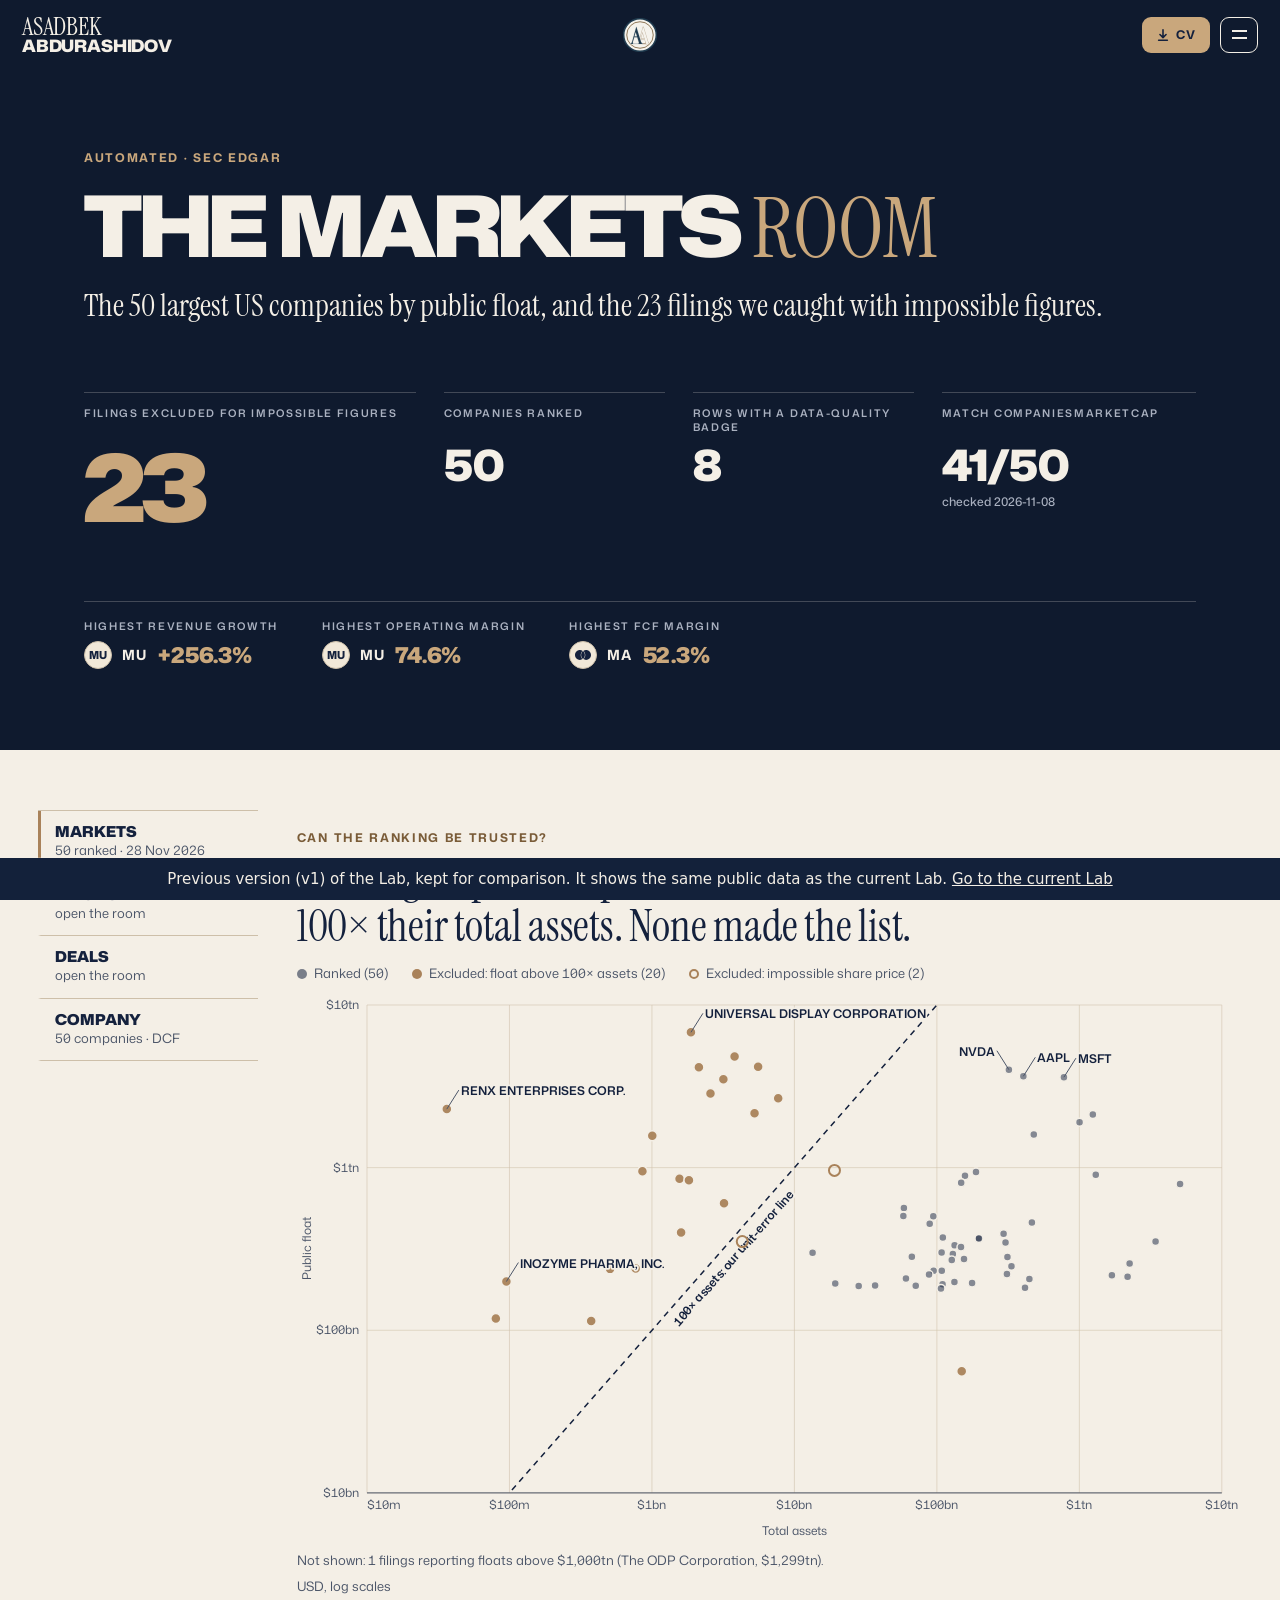
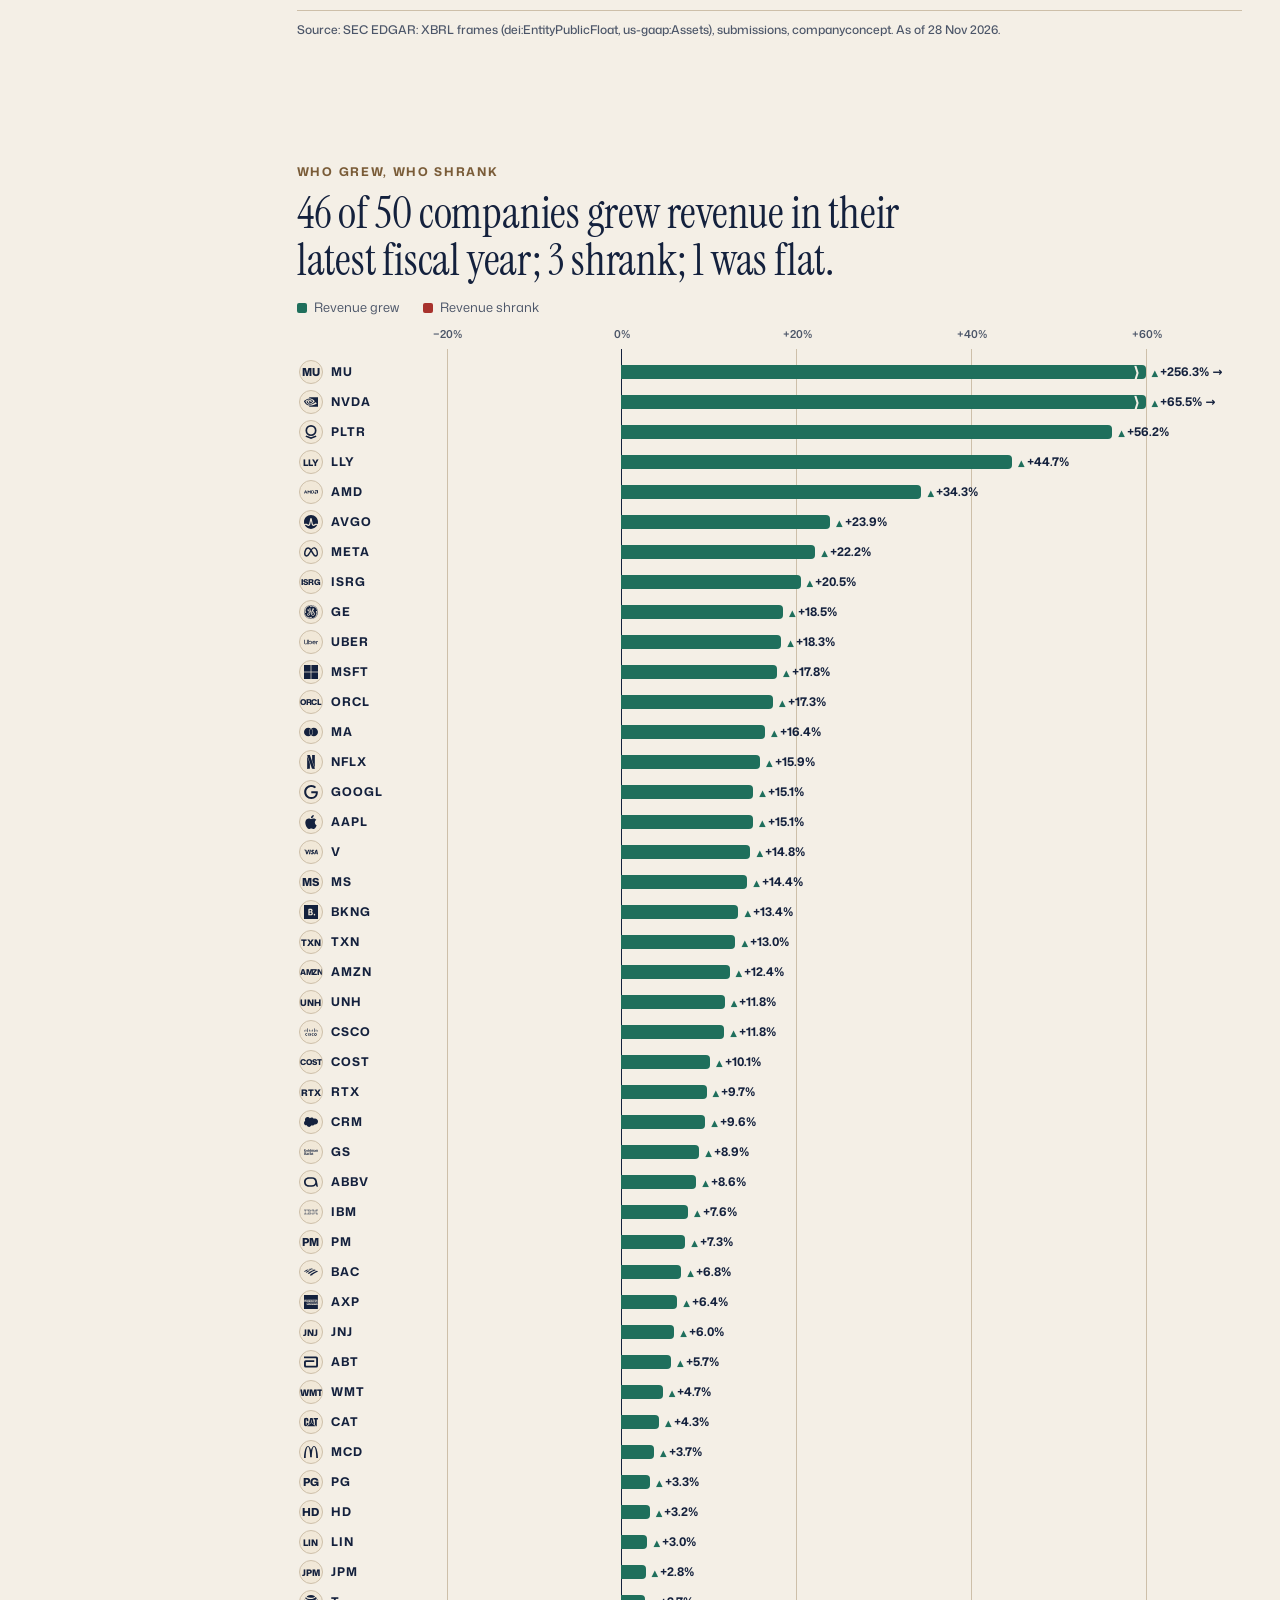
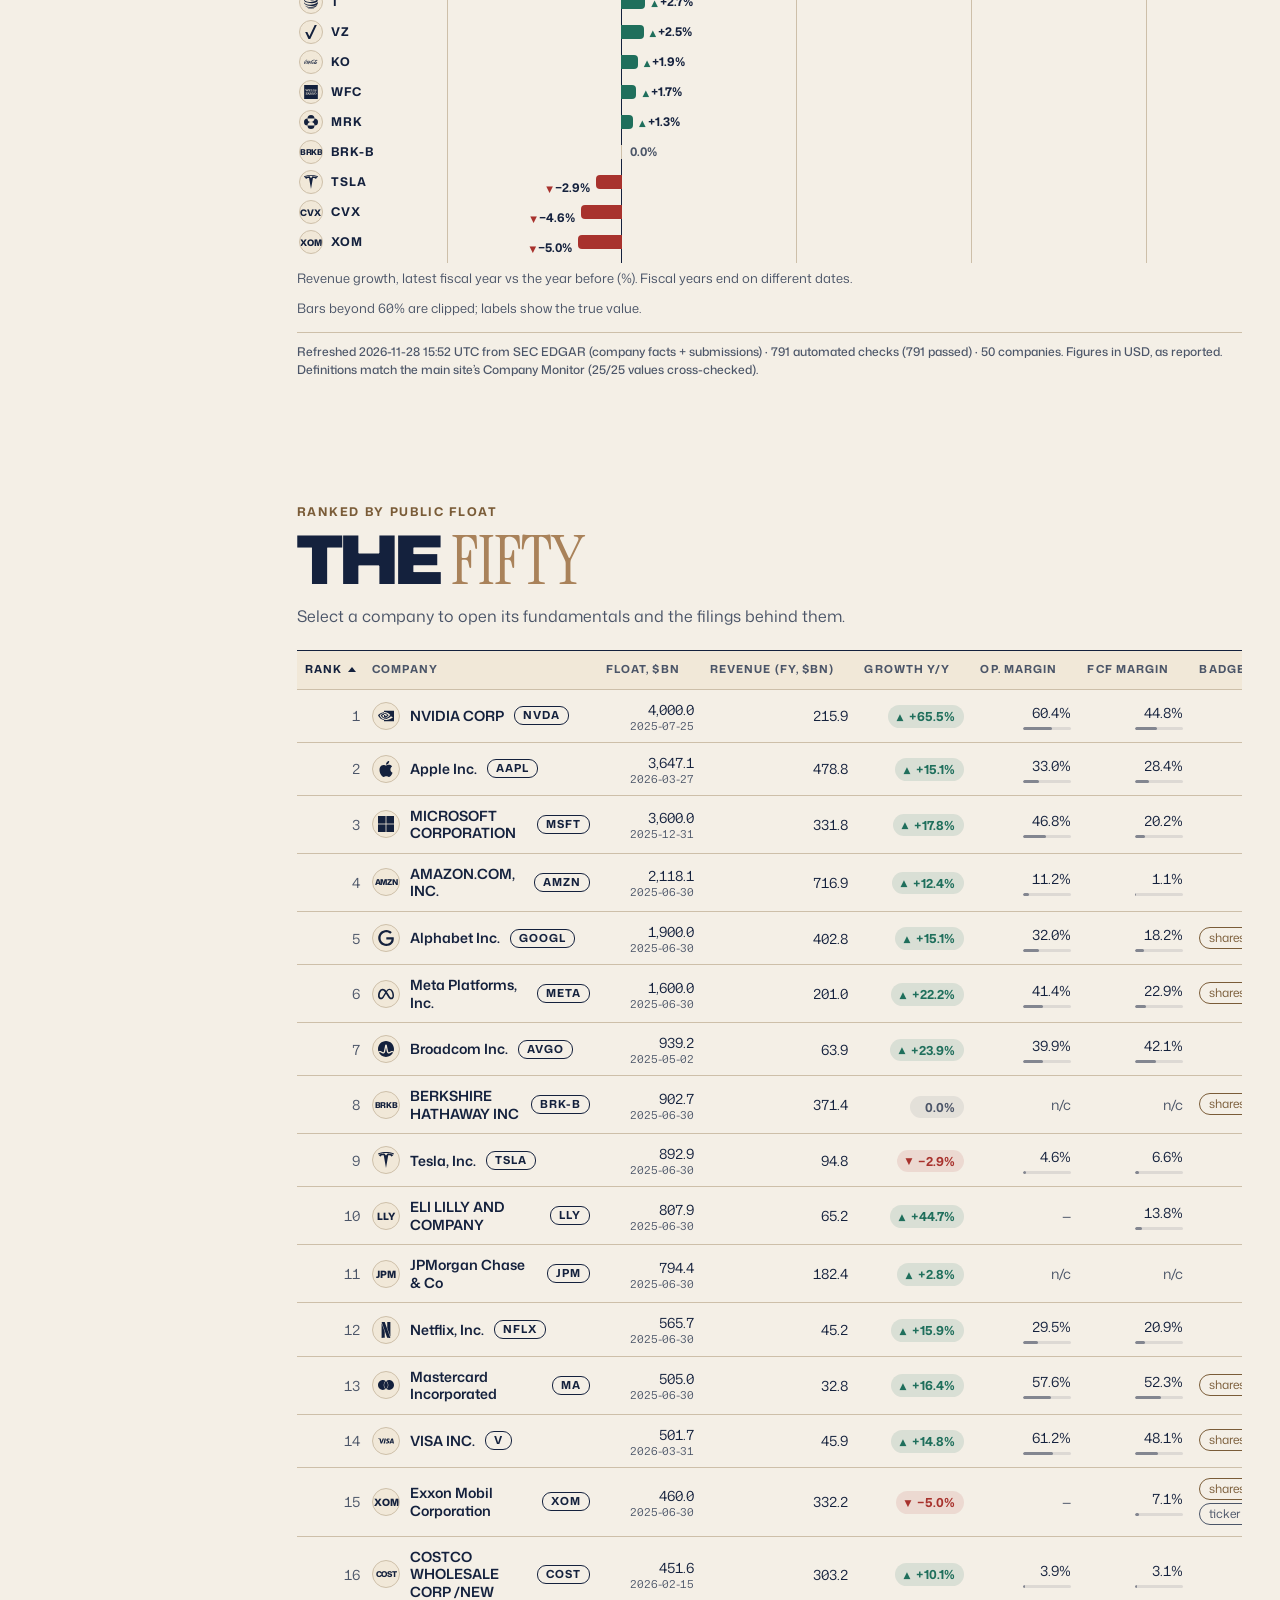
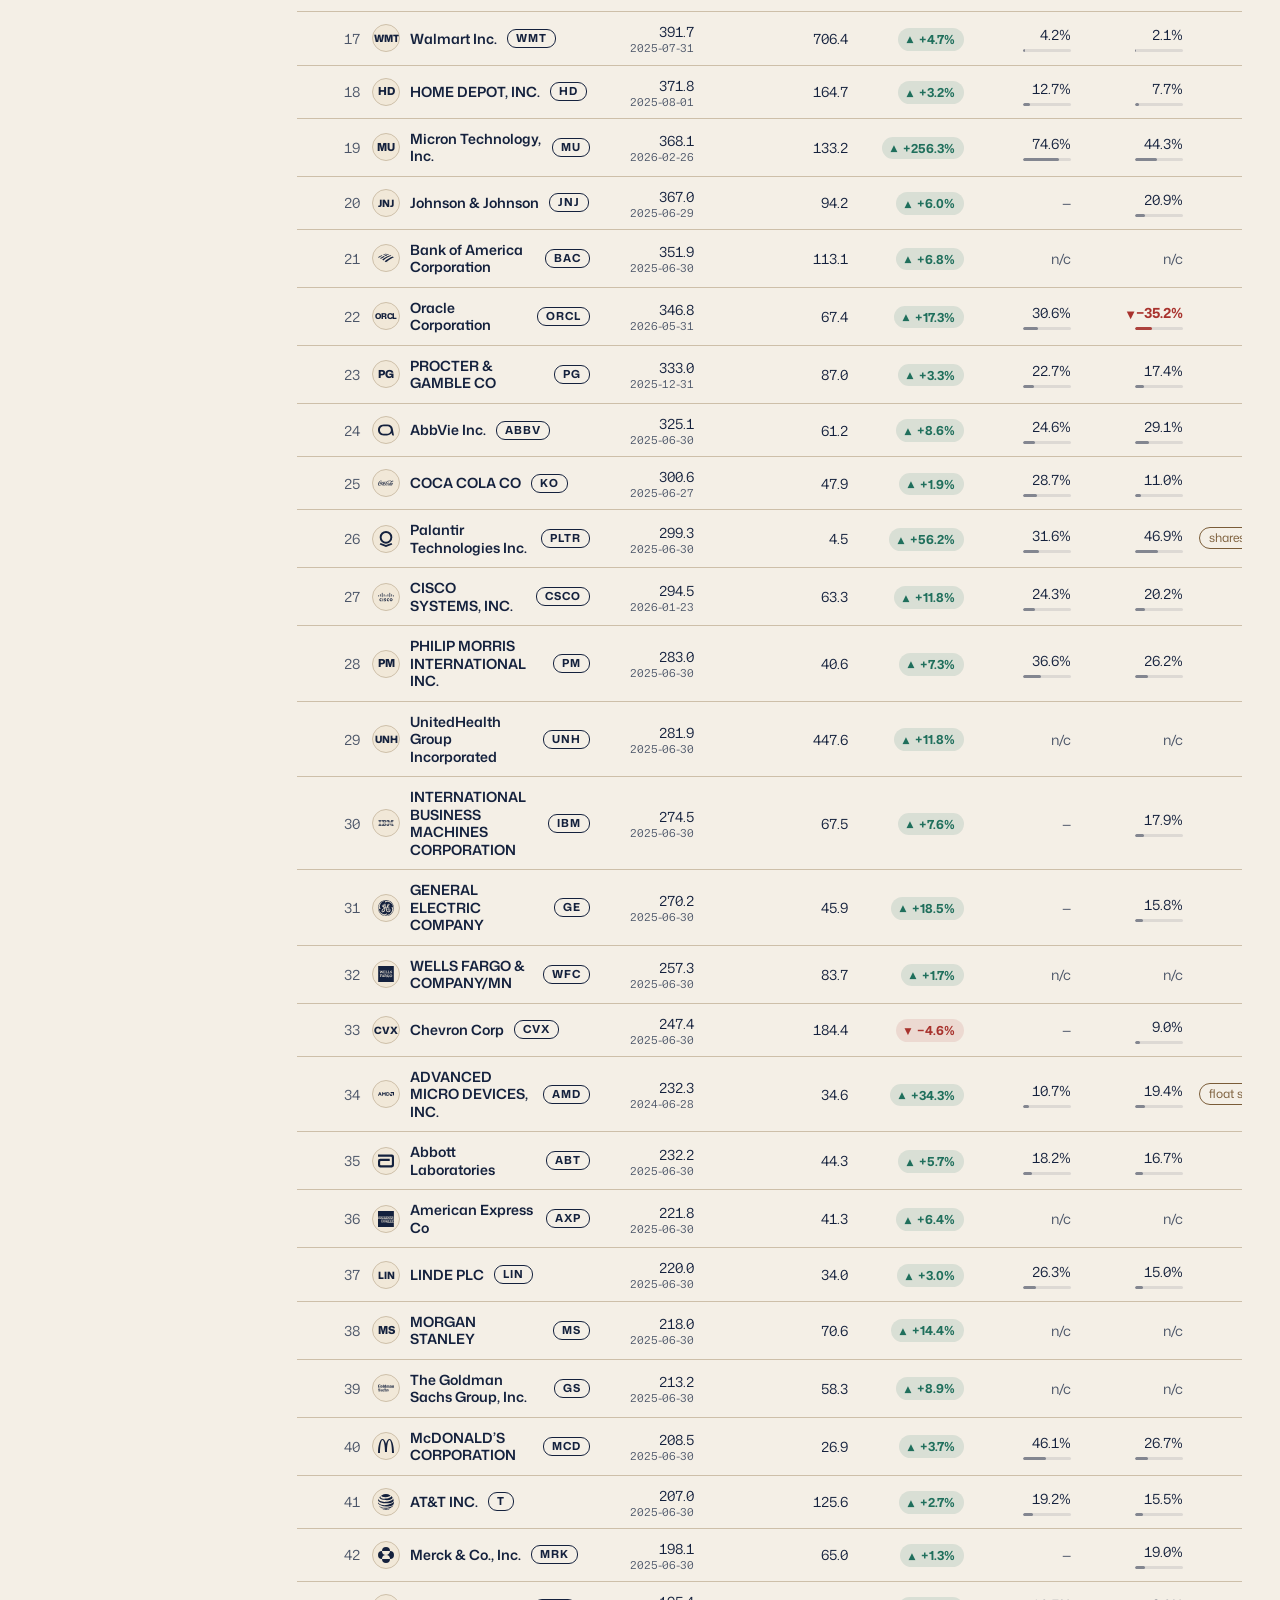
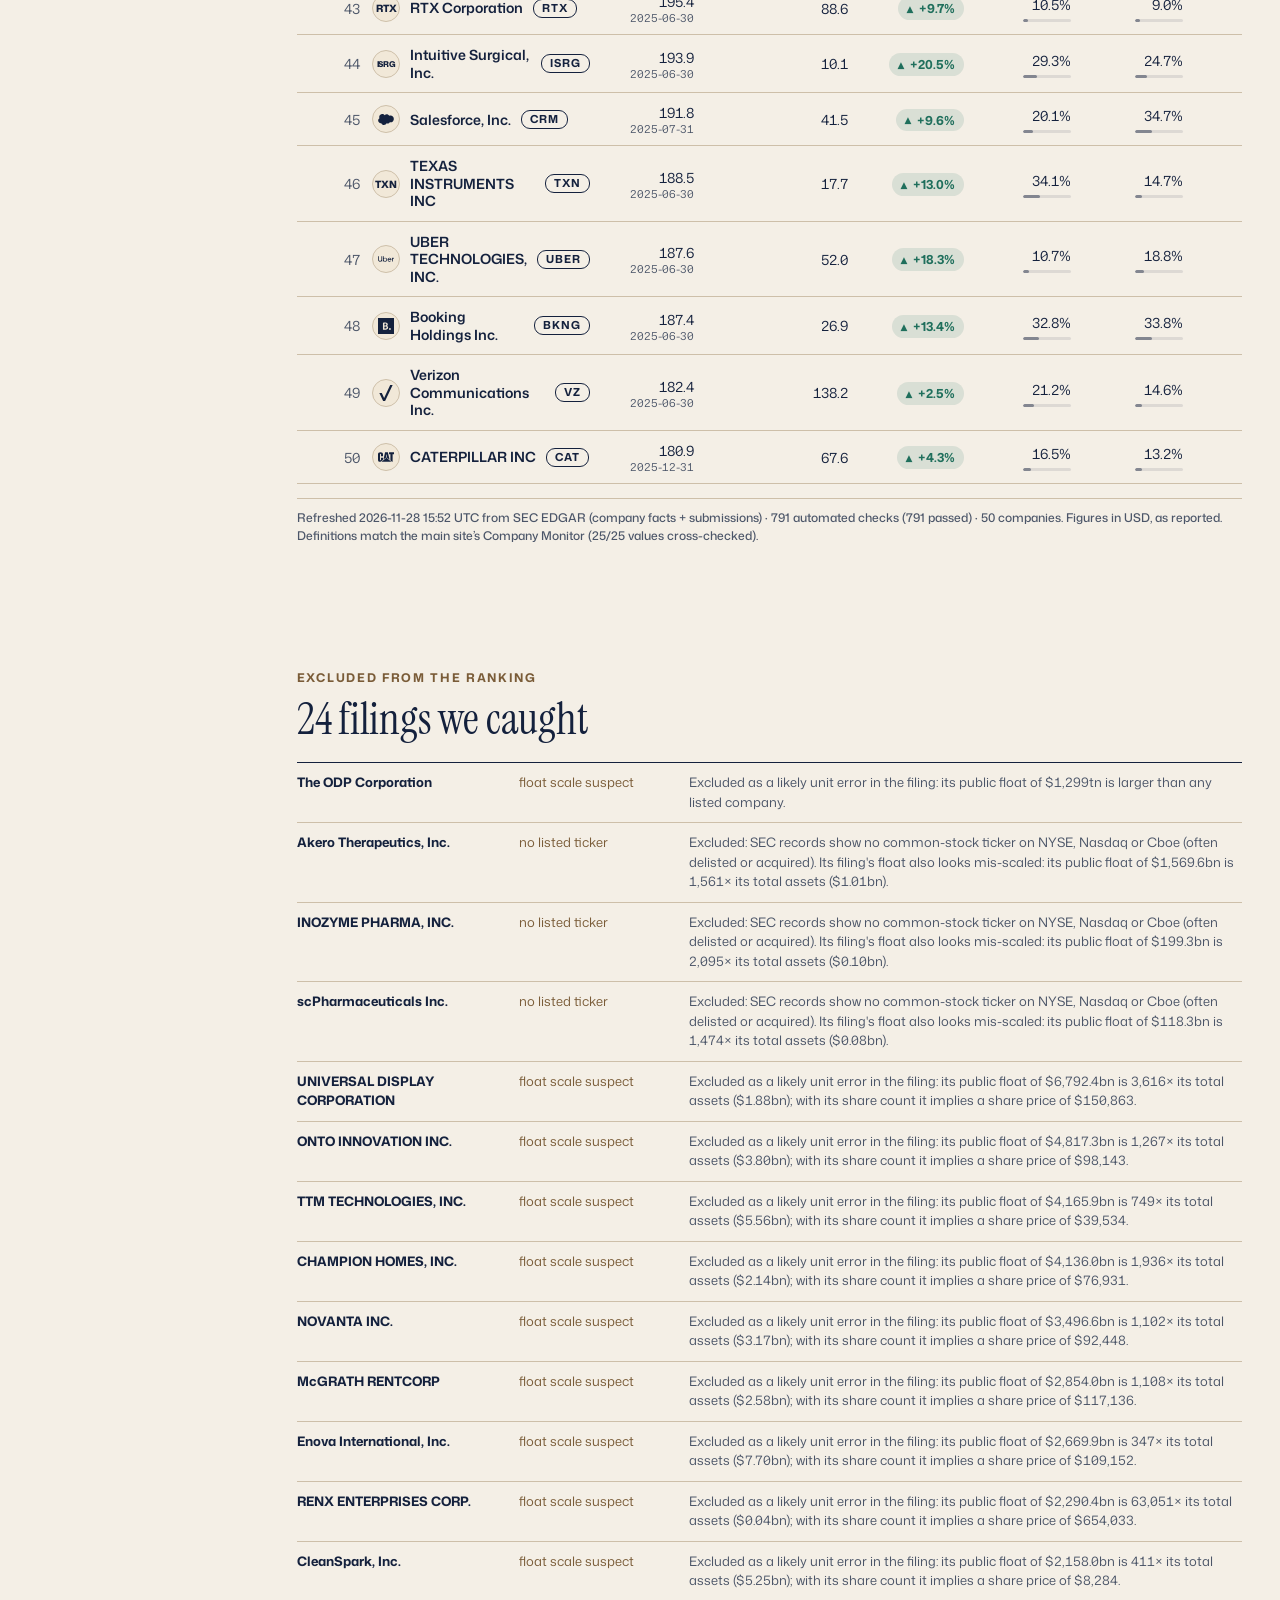
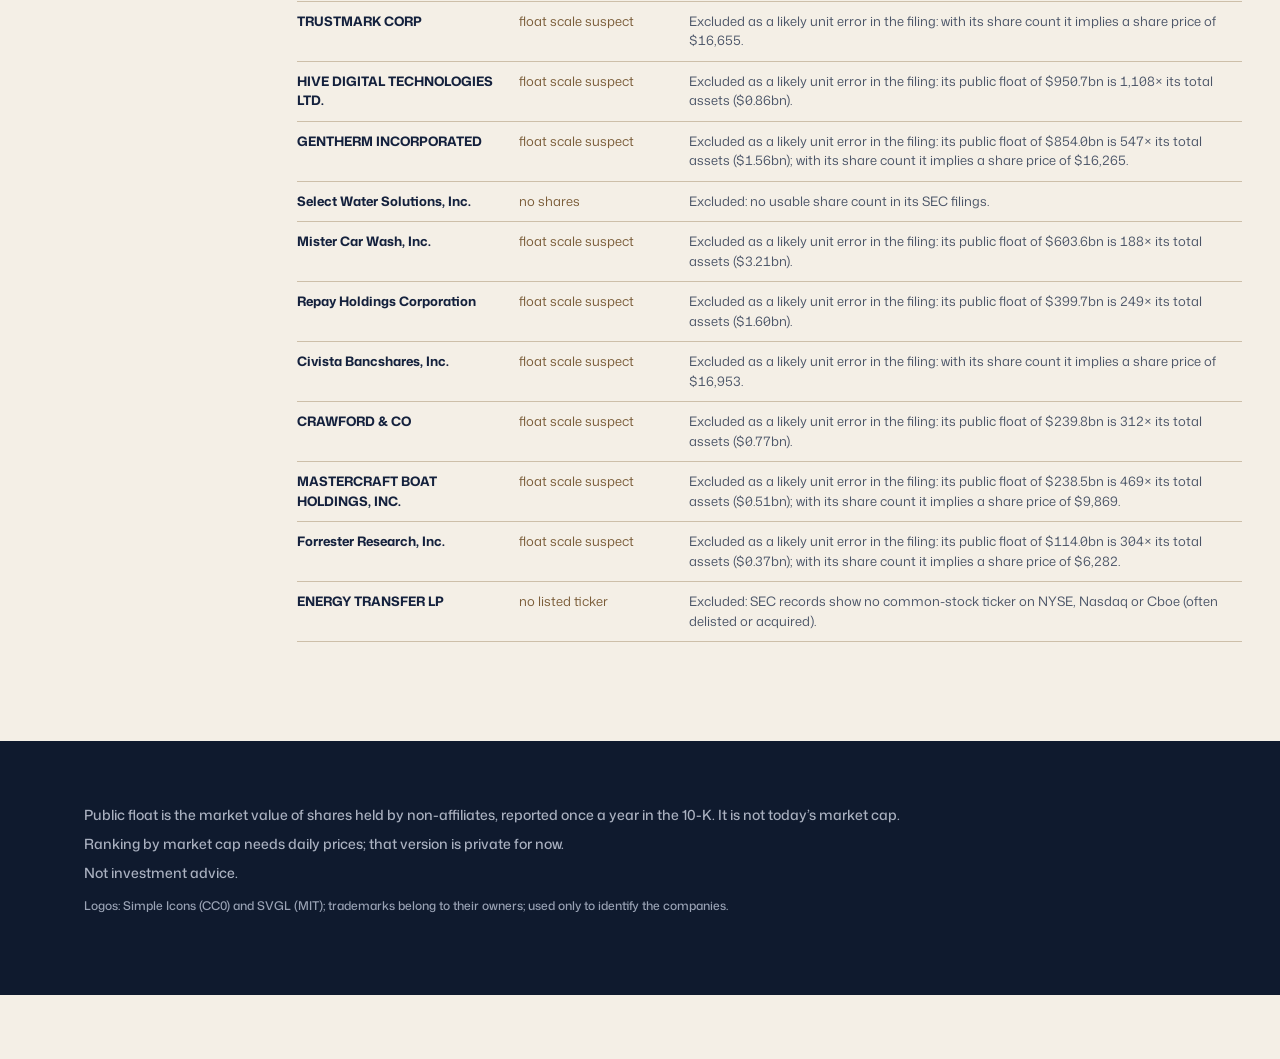
<file: v1/index.html>
<!doctype html>
<html lang="en">
<head>
<meta charset="utf-8">
<meta name="viewport" content="width=device-width, initial-scale=1">
<title>The Markets Room · Asadbek Abdurashidov</title>
<meta name="robots" content="noindex">
<link rel="icon" href="assets/favicon.svg" type="image/svg+xml">
<link rel="preload" href="fonts/mona-sans-normal-latin.woff2" as="font" type="font/woff2" crossorigin>
<link rel="stylesheet" href="styles.css">
</head>
<body>
<div role="note" style="position:fixed;left:0;right:0;bottom:0;z-index:2147483000;background:#13213a;color:#f4efe6;font:500 15px/22px system-ui,sans-serif;padding:10px 20px;text-align:center;box-shadow:0 -1px 0 rgba(244,239,230,.25)">Previous version (v1) of the Lab, kept for comparison. It shows the same public data as the current Lab. <a href="../" style="color:#f4efe6;text-decoration:underline">Go to the current Lab</a></div>
<a class="skip" href="#main">Skip to the Markets room</a>

<header class="topbar">
  <a class="logo" href="https://aabdurashidov.ch" aria-label="Asadbek Abdurashidov, main site"><span class="l1">Asadbek</span><span class="l2">ABDURASHIDOV</span></a>
  <a class="seal-mark" href="https://aabdurashidov.ch" tabindex="-1" aria-hidden="true"><img src="assets/favicon.svg" alt="" width="34" height="34"></a>
  <div class="tb-right">
    <a class="pill" href="https://aabdurashidov.ch/cv.pdf"><svg viewBox="0 0 16 16" aria-hidden="true"><path d="M8 2v9m0 0-3.5-3.5M8 11l3.5-3.5M3 14h10" fill="none" stroke="currentColor" stroke-width="1.8" stroke-linecap="round"/></svg>CV</a>
    <button class="menu-btn" type="button" aria-expanded="false" aria-controls="menu" aria-label="Open menu"><span></span><span></span></button>
  </div>
</header>

<nav id="menu" aria-label="Rooms" hidden>
  <ul>
    <li><a href="https://aabdurashidov.ch">Main site</a></li>
    <li><a href="index.html" aria-current="page">Markets</a></li>
    <li><a href="macro.html">Macro</a></li>
    <li><a href="deals.html">Deals</a></li>
    <li><a href="company.html">Company</a></li>
  </ul>
</nav>

<main id="main" tabindex="-1">
  <section id="top" class="dark hero" aria-labelledby="h1">
    <div class="wrap">
      <p class="eyebrow" data-reveal>AUTOMATED &middot; SEC EDGAR</p>
      <h1 id="h1" class="display" data-reveal><span class="cap">THE MARKETS</span> <span class="serif">ROOM</span></h1>
      <p id="finding" class="deck" data-reveal>&nbsp;</p>
      <div class="figures" id="figures" role="group" aria-label="Key figures" data-reveal></div>
      <ul class="leaders" id="leaders" aria-label="Leaders" data-reveal></ul>
    </div>
  </section>

  <div class="shell">
    <nav class="rail" aria-label="Rooms status"><ul id="rail"></ul></nav>

    <div class="content">
      <section id="trust" class="block" aria-labelledby="chart-title">
        <div data-reveal>
          <p class="eyebrow ink">CAN THE RANKING BE TRUSTED?</p>
          <h2 id="chart-title" class="statement"></h2>
          <ul class="legend" id="legend" aria-label="Legend"></ul>
        </div>
        <div id="chart-wrap" class="chart-wrap" tabindex="0" role="group" aria-label="Scatter chart. Use the left and right arrow keys to move between points, Escape to clear." aria-describedby="chart-alt">
          <svg id="chart" focusable="false" aria-hidden="true"></svg>
          <div id="tip" class="tip" role="presentation" hidden></div>
        </div>
        <p id="chart-alt" class="sr-only"></p>
        <div id="live" class="sr-only" aria-live="polite"></div>
        <p class="offchart" id="offchart"></p>
        <p class="unit" id="unit"></p>
        <p class="prov" id="source"></p>
      </section>

      <section id="grew" class="block" aria-labelledby="grow-title">
        <div data-reveal>
          <p class="eyebrow ink">WHO GREW, WHO SHRANK</p>
          <h2 id="grow-title" class="statement"></h2>
          <ul class="legend" aria-label="Legend"><li><i class="k-up"></i>Revenue grew</li><li><i class="k-down"></i>Revenue shrank</li></ul>
        </div>
        <div id="grow-chart" class="grow-chart"></div>
        <p class="unit" id="grow-unit"></p>
        <p class="offchart" id="grow-clip"></p>
        <p class="prov" id="prov-grow"></p>
      </section>

      <section id="fifty" class="block" aria-labelledby="fifty-h">
        <div data-reveal>
          <p class="eyebrow ink">RANKED BY PUBLIC FLOAT</p>
          <h2 id="fifty-h" class="display sm"><span class="cap">THE</span> <span class="serif">fifty</span></h2>
          <p class="lede">Select a company to open its fundamentals and the filings behind them.</p>
        </div>
        <div class="table-scroll" tabindex="0" role="region" aria-label="Ranked companies table, scrolls sideways on narrow screens">
          <table id="table">
            <thead>
              <tr>
                <th scope="col" class="num" data-sort="rank"><button type="button">Rank</button></th>
                <th scope="col">Company</th>
                <th scope="col" class="num" data-sort="float"><button type="button" title="Public float, USD billions">Float, $bn</button></th>
                <th scope="col" class="num" data-sort="revenue"><button type="button" title="Revenue of the latest fiscal year, USD billions">Revenue (FY, $bn)</button></th>
                <th scope="col" class="num" data-sort="growth"><button type="button" title="Revenue growth, year on year">Growth y/y</button></th>
                <th scope="col" class="num" data-sort="margin"><button type="button" title="Operating income divided by revenue">Op. margin</button></th>
                <th scope="col" class="num" data-sort="fcf"><button type="button" title="Free cash flow divided by revenue">FCF margin</button></th>
                <th scope="col">Badges</th>
              </tr>
            </thead>
            <tbody></tbody>
          </table>
        </div>
        <p class="prov" id="prov-table"></p>
      </section>

      <section id="drill" class="dark drill" role="region" aria-labelledby="drill-name" hidden>
        <div class="drill-in">
          <div class="drill-head">
            <div class="drill-title">
              <span id="drill-logo" class="drill-logo"></span>
              <div>
                <h2 id="drill-name" class="mon-name" tabindex="-1"></h2>
                <p id="drill-fy" class="mon-fy"></p>
              </div>
            </div>
            <button id="drill-close" type="button" class="close">Close</button>
          </div>
          <div class="drill-body">
            <div class="mon-kpis" id="drill-kpis"></div>
            <div class="mon-chart" id="drill-chart"></div>
            <div class="mon-side">
              <div class="mon-filings" id="drill-filings"></div>
              <div class="dq" id="drill-dq"></div>
            </div>
          </div>
          <p class="mon-foot" id="prov-drill"></p>
          <p class="sr-only" id="drill-live" aria-live="polite"></p>
        </div>
      </section>

      <section id="caught" class="block" aria-labelledby="excl-title">
        <div data-reveal>
          <p class="eyebrow ink">EXCLUDED FROM THE RANKING</p>
          <h2 id="excl-title" class="statement"></h2>
        </div>
        <ul class="excl" id="excl"></ul>
      </section>
    </div>
  </div>

  <section class="dark notes" aria-label="Notes">
    <div class="wrap">
      <p>Public float is the market value of shares held by non-affiliates, reported once a year in the 10-K. It is not today&rsquo;s market cap.</p>
      <p>Ranking by market cap needs daily prices; that version is private for now.</p>
      <p>Not investment advice.</p>
      <p class="credit">Logos: Simple Icons (CC0) and SVGL (MIT); trademarks belong to their owners; used only to identify the companies.</p>
      <p id="error" class="error" role="alert" hidden></p>
    </div>
  </section>
</main>
<div id="pop" class="pop" role="dialog" aria-label="Badge explanation" hidden></div>
<script src="v1compat.js"></script>
<script src="app.js"></script>
<div aria-hidden="true" style="height:64px"></div>
</body>
</html>
</file>
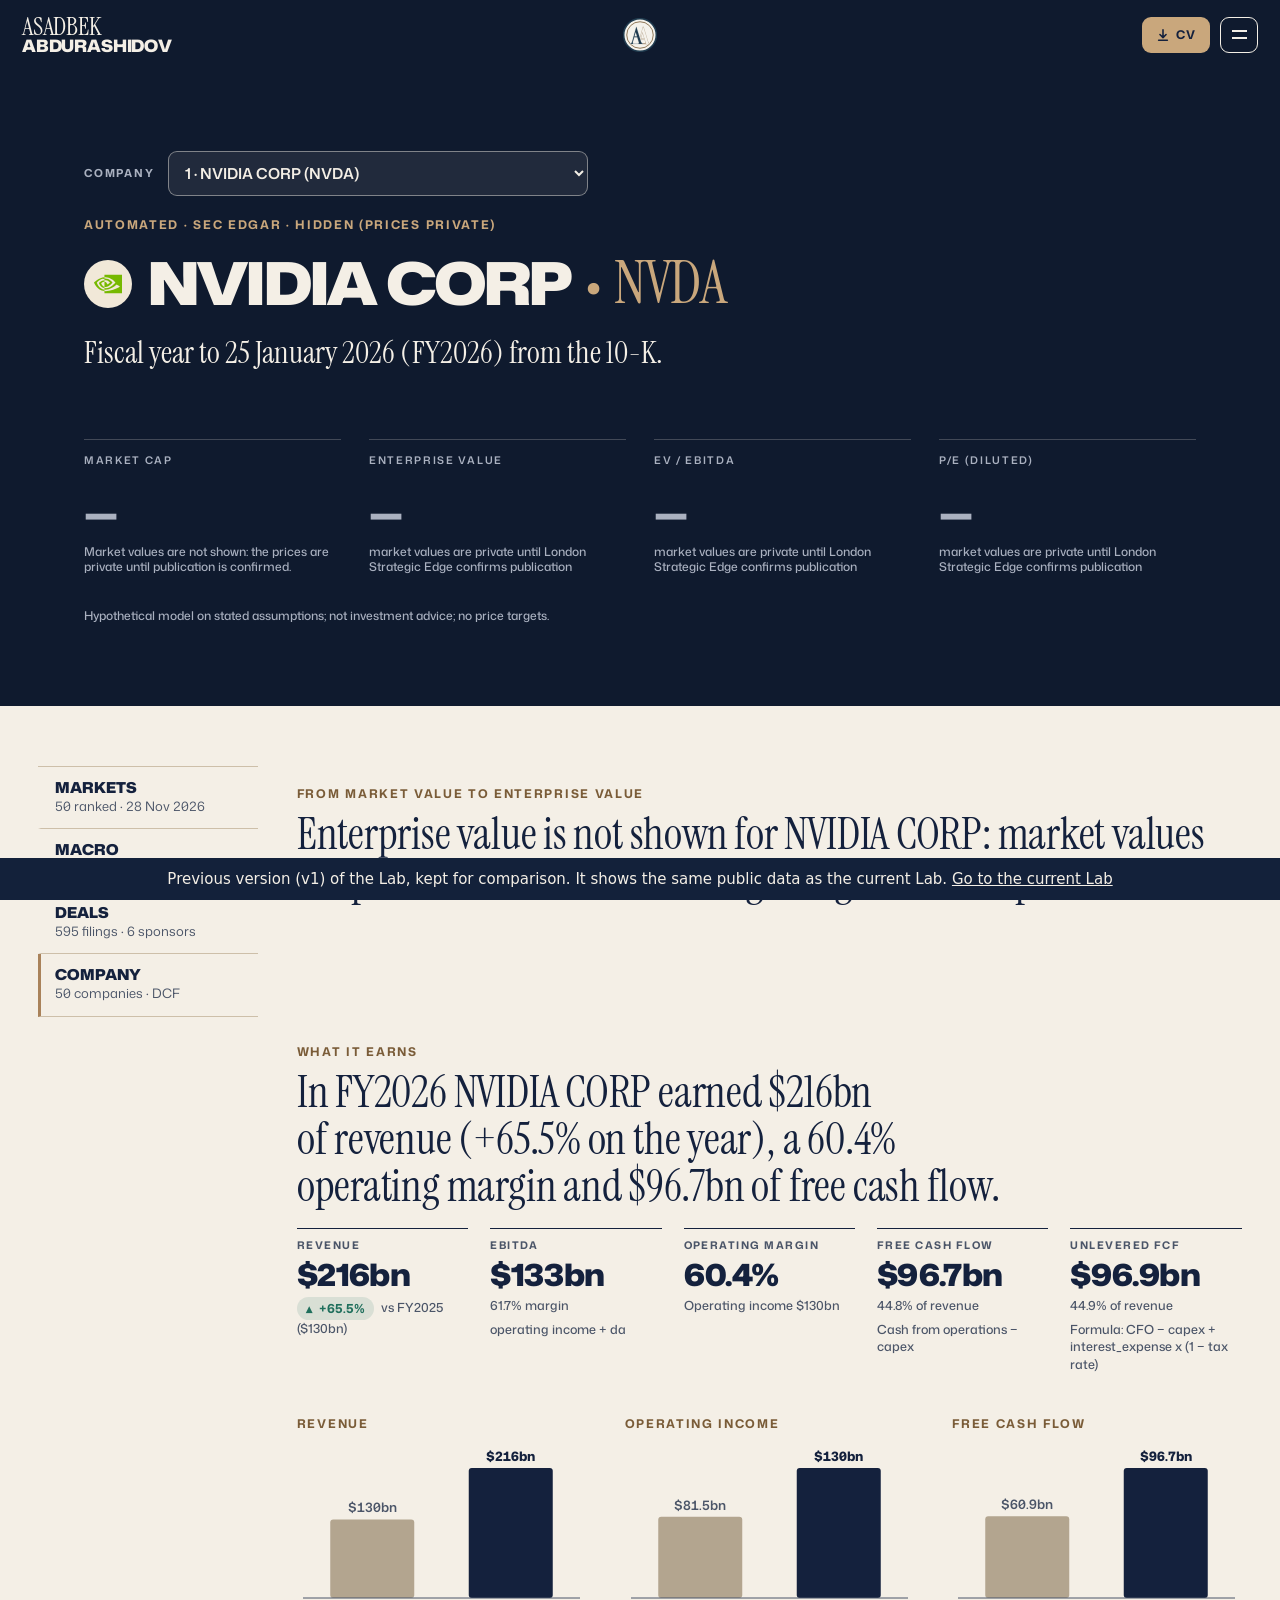
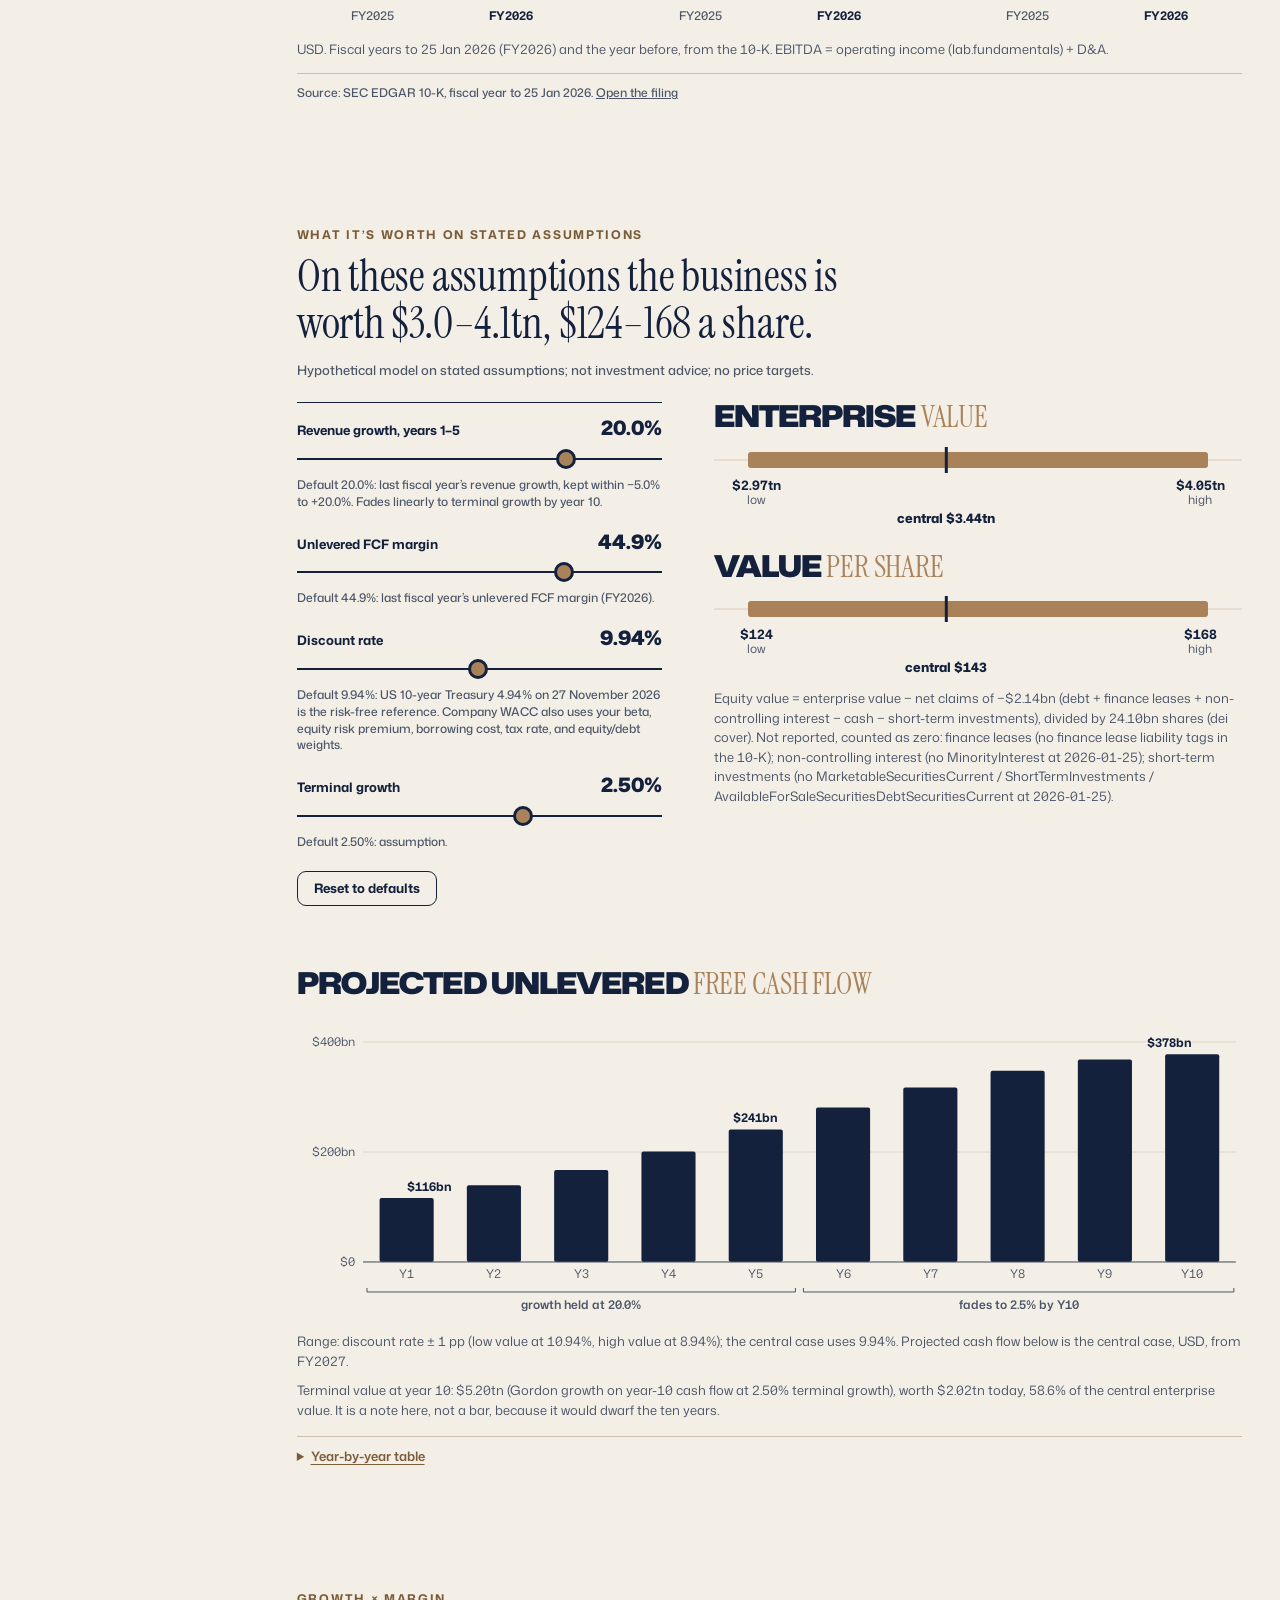
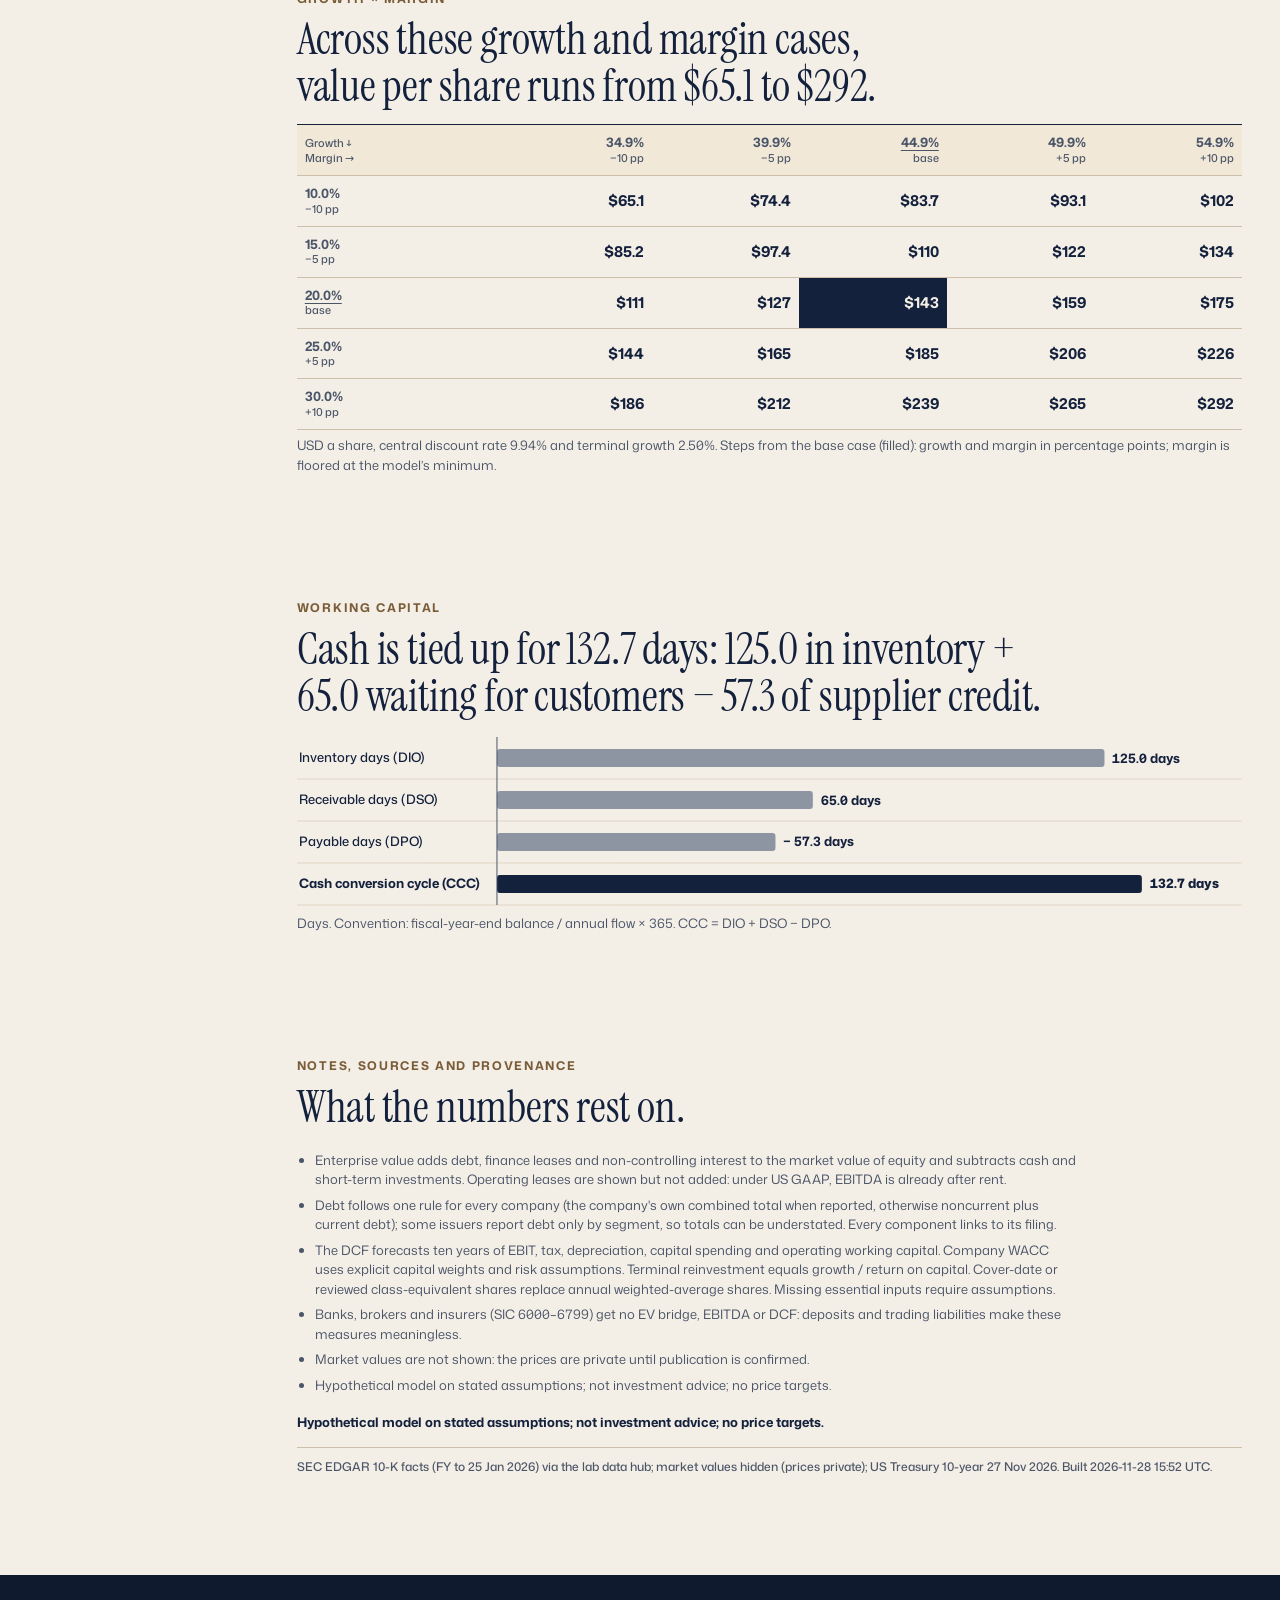
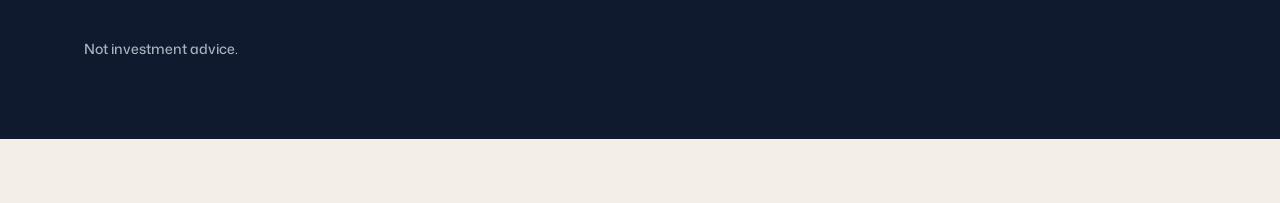
<file: v1/company.html>
<!doctype html>
<html lang="en">
<head>
<meta charset="utf-8">
<meta name="viewport" content="width=device-width, initial-scale=1">
<title>The Company Room · Asadbek Abdurashidov</title>
<meta name="robots" content="noindex">
<link rel="icon" href="assets/favicon.svg" type="image/svg+xml">
<link rel="preload" href="fonts/mona-sans-normal-latin.woff2" as="font" type="font/woff2" crossorigin>
<link rel="stylesheet" href="styles.css">
</head>
<body>
<div role="note" style="position:fixed;left:0;right:0;bottom:0;z-index:2147483000;background:#13213a;color:#f4efe6;font:500 15px/22px system-ui,sans-serif;padding:10px 20px;text-align:center;box-shadow:0 -1px 0 rgba(244,239,230,.25)">Previous version (v1) of the Lab, kept for comparison. It shows the same public data as the current Lab. <a href="../" style="color:#f4efe6;text-decoration:underline">Go to the current Lab</a></div>
<a class="skip" href="#main">Skip to the Company room</a>

<header class="topbar">
  <a class="logo" href="https://aabdurashidov.ch" aria-label="Asadbek Abdurashidov, main site"><span class="l1">Asadbek</span><span class="l2">ABDURASHIDOV</span></a>
  <a class="seal-mark" href="https://aabdurashidov.ch" tabindex="-1" aria-hidden="true"><img src="assets/favicon.svg" alt="" width="34" height="34"></a>
  <div class="tb-right">
    <a class="pill" href="https://aabdurashidov.ch/cv.pdf"><svg viewBox="0 0 16 16" aria-hidden="true"><path d="M8 2v9m0 0-3.5-3.5M8 11l3.5-3.5M3 14h10" fill="none" stroke="currentColor" stroke-width="1.8" stroke-linecap="round"/></svg>CV</a>
    <button class="menu-btn" type="button" aria-expanded="false" aria-controls="menu" aria-label="Open menu"><span></span><span></span></button>
  </div>
</header>

<nav id="menu" aria-label="Rooms" hidden>
  <ul>
    <li><a href="https://aabdurashidov.ch">Main site</a></li>
    <li><a href="index.html">Markets</a></li>
    <li><a href="macro.html">Macro</a></li>
    <li><a href="deals.html">Deals</a></li>
    <li><a href="company.html" aria-current="page">Company</a></li>
  </ul>
</nav>

<main id="main" tabindex="-1">
  <section id="top" class="dark hero co-hero" aria-labelledby="h1">
    <div class="wrap">
      <div class="co-pick" data-reveal>
        <label for="co-select">Company</label>
        <select id="co-select"></select>
      </div>
      <p class="eyebrow" id="eyebrow" data-reveal></p>
      <h1 id="h1" class="co-title" data-reveal><span id="co-logo" class="co-logo"></span><span class="co-name" id="co-name"></span><span class="co-sep" aria-hidden="true">&middot;</span><span class="co-tk" id="co-tk"></span></h1>
      <p id="deck" class="deck" data-reveal>&nbsp;</p>
      <p id="co-notice" class="deck-detail" role="status" hidden></p>
      <div class="figures eq" id="figures" role="group" aria-label="Key figures" data-reveal></div>
      <p class="fig-legend" id="disc-hero" data-reveal></p>
    </div>
  </section>

  <div class="shell">
    <nav class="rail" aria-label="Rooms status"><ul id="rail"></ul></nav>

    <div class="content">
      <section id="bridge" class="block" aria-labelledby="bridge-title">
        <div data-reveal>
          <p class="eyebrow ink">FROM MARKET VALUE TO ENTERPRISE VALUE</p>
          <h2 id="bridge-title" class="statement"></h2>
        </div>
        <p id="bridge-why" class="offchart" hidden></p>
        <div id="bridge-body">
          <div id="bridge-chart" class="chart-wrap"></div>
          <p class="unit" id="bridge-unit"></p>
          <ul class="caveats" id="bridge-cav" aria-label="Caveats on this enterprise value"></ul>
          <p class="offchart" id="bridge-memo"></p>
          <details class="det" id="bridge-det">
            <summary>How each step is built: formula, rule and source facts</summary>
            <div class="table-scroll" tabindex="0" role="region" aria-label="Enterprise value bridge, source facts. Scrolls sideways on narrow screens.">
              <table class="dtable" id="bridge-table"></table>
            </div>
          </details>
        </div>
      </section>

      <section id="earn" class="block" aria-labelledby="earn-title">
        <div data-reveal>
          <p class="eyebrow ink">WHAT IT EARNS</p>
          <h2 id="earn-title" class="statement"></h2>
        </div>
        <div class="etiles" id="etiles"></div>
        <div class="pairs" id="pairs"></div>
        <p class="unit" id="earn-unit"></p>
        <p class="prov" id="earn-src"></p>
      </section>

      <section id="dcf" class="block" aria-labelledby="dcf-title">
        <div data-reveal>
          <p class="eyebrow ink">WHAT IT&rsquo;S WORTH ON STATED ASSUMPTIONS</p>
          <h2 id="dcf-title" class="statement"></h2>
          <p class="disc" id="disc-dcf"></p>
        </div>
        <p id="dcf-none" class="offchart" hidden></p>
        <div id="dcf-body">
          <div class="dcf-grid">
            <form class="ctls" id="ctls" aria-label="DCF assumptions" onsubmit="return false">
              <div id="ctl-list"></div>
              <button type="button" class="btn" id="reset">Reset to defaults</button>
            </form>
            <div class="outs">
              <div class="rangeblk">
                <h3 class="gh sm">ENTERPRISE <span class="serif">value</span></h3>
                <div id="ev-range" class="chart-wrap"></div>
              </div>
              <div class="rangeblk">
                <h3 class="gh sm">VALUE <span class="serif">per share</span></h3>
                <div id="ps-range" class="chart-wrap"></div>
                <p class="offchart" id="ps-note"></p>
              </div>
            </div>
          </div>
          <div class="latest">
            <h3 class="gh sm">PROJECTED UNLEVERED <span class="serif">free cash flow</span></h3>
            <div id="ufcf-chart" class="chart-wrap"></div>
            <p class="unit" id="ufcf-unit"></p>
            <p class="offchart" id="tv-note"></p>
            <details class="det">
              <summary>Year-by-year table</summary>
              <div class="table-scroll" tabindex="0" role="region" aria-label="Projected cash flow by year. Scrolls sideways on narrow screens.">
                <table class="dtable" id="ufcf-table"></table>
              </div>
            </details>
          </div>
        </div>
      </section>

      <section id="rev" class="block" aria-labelledby="rev-title" hidden>
        <div data-reveal>
          <p class="eyebrow ink">WHAT TODAY&rsquo;S PRICE IMPLIES</p>
          <h2 id="rev-title" class="statement"></h2>
        </div>
        <div class="revbig">
          <p class="rv-n" id="rev-n"></p>
          <div>
            <p class="rv-k" id="rev-k"></p>
            <p class="rv-c" id="rev-c"></p>
          </div>
        </div>
        <p class="unit" id="rev-unit"></p>
      </section>

      <section id="gridsec" class="block" aria-labelledby="grid-title" hidden>
        <div data-reveal>
          <p class="eyebrow ink">GROWTH &times; MARGIN</p>
          <h2 id="grid-title" class="statement"></h2>
        </div>
        <div class="table-scroll" tabindex="0" role="region" aria-label="Value per share by growth and margin. Scrolls sideways on narrow screens.">
          <table class="gtable" id="gtable"></table>
        </div>
        <p class="unit" id="grid-unit"></p>
      </section>

      <section id="wc" class="block" aria-labelledby="wc-title" hidden>
        <div data-reveal>
          <p class="eyebrow ink">WORKING CAPITAL</p>
          <h2 id="wc-title" class="statement"></h2>
        </div>
        <div id="wc-chart" class="chart-wrap"></div>
        <p class="unit" id="wc-unit"></p>
      </section>

      <section id="sources" class="block" aria-labelledby="src-h">
        <div data-reveal>
          <p class="eyebrow ink">NOTES, SOURCES AND PROVENANCE</p>
          <h2 id="src-h" class="statement">What the numbers rest on.</h2>
        </div>
        <ul class="notes-list" id="cnotes"></ul>
        <p class="disc strong" id="disc-end"></p>
        <p class="prov" id="prov"></p>
      </section>
    </div>
  </div>

  <section class="dark notes" aria-label="Notes">
    <div class="wrap">
      <p>Not investment advice.</p>
      <p id="error" class="error" role="alert" hidden></p>
    </div>
  </section>
</main>
<script src="v1compat.js"></script>
<script src="company_math.js"></script>
<script src="company.js"></script>
<div aria-hidden="true" style="height:64px"></div>
</body>
</html>
</file>
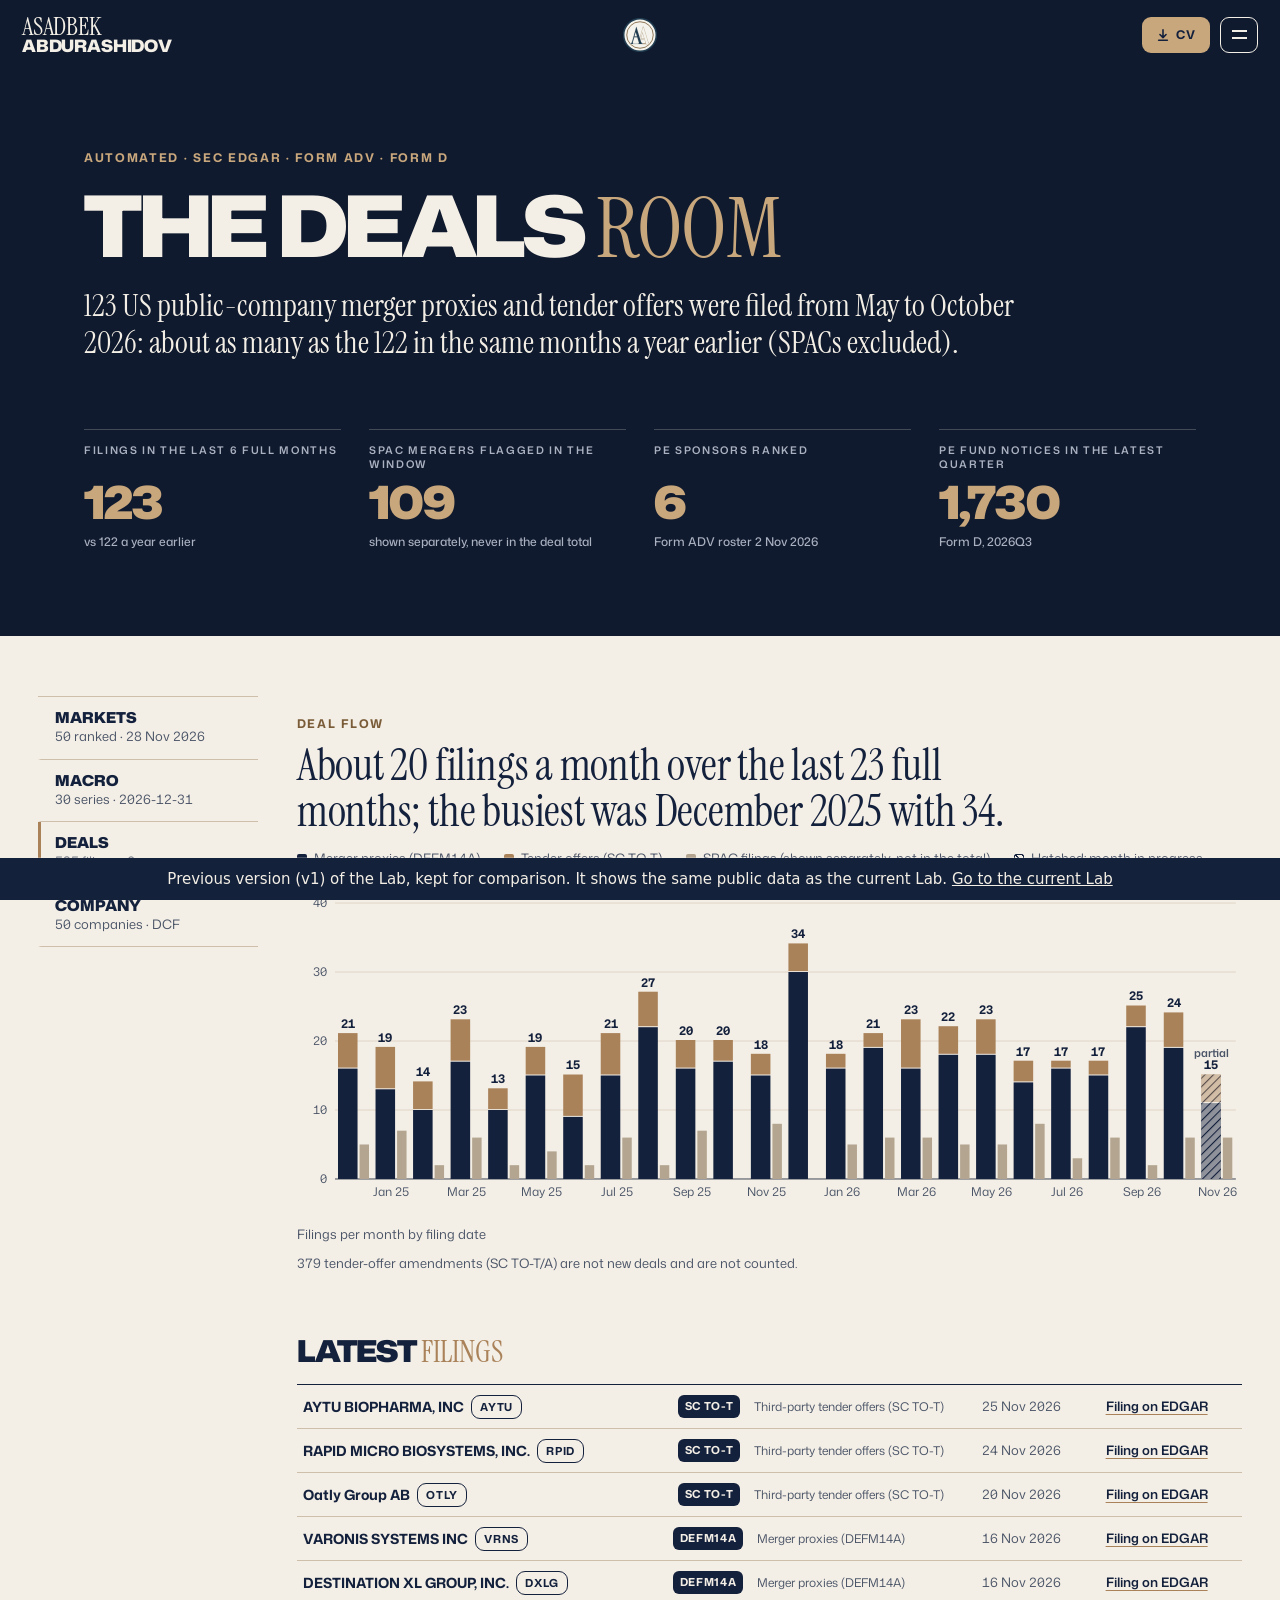
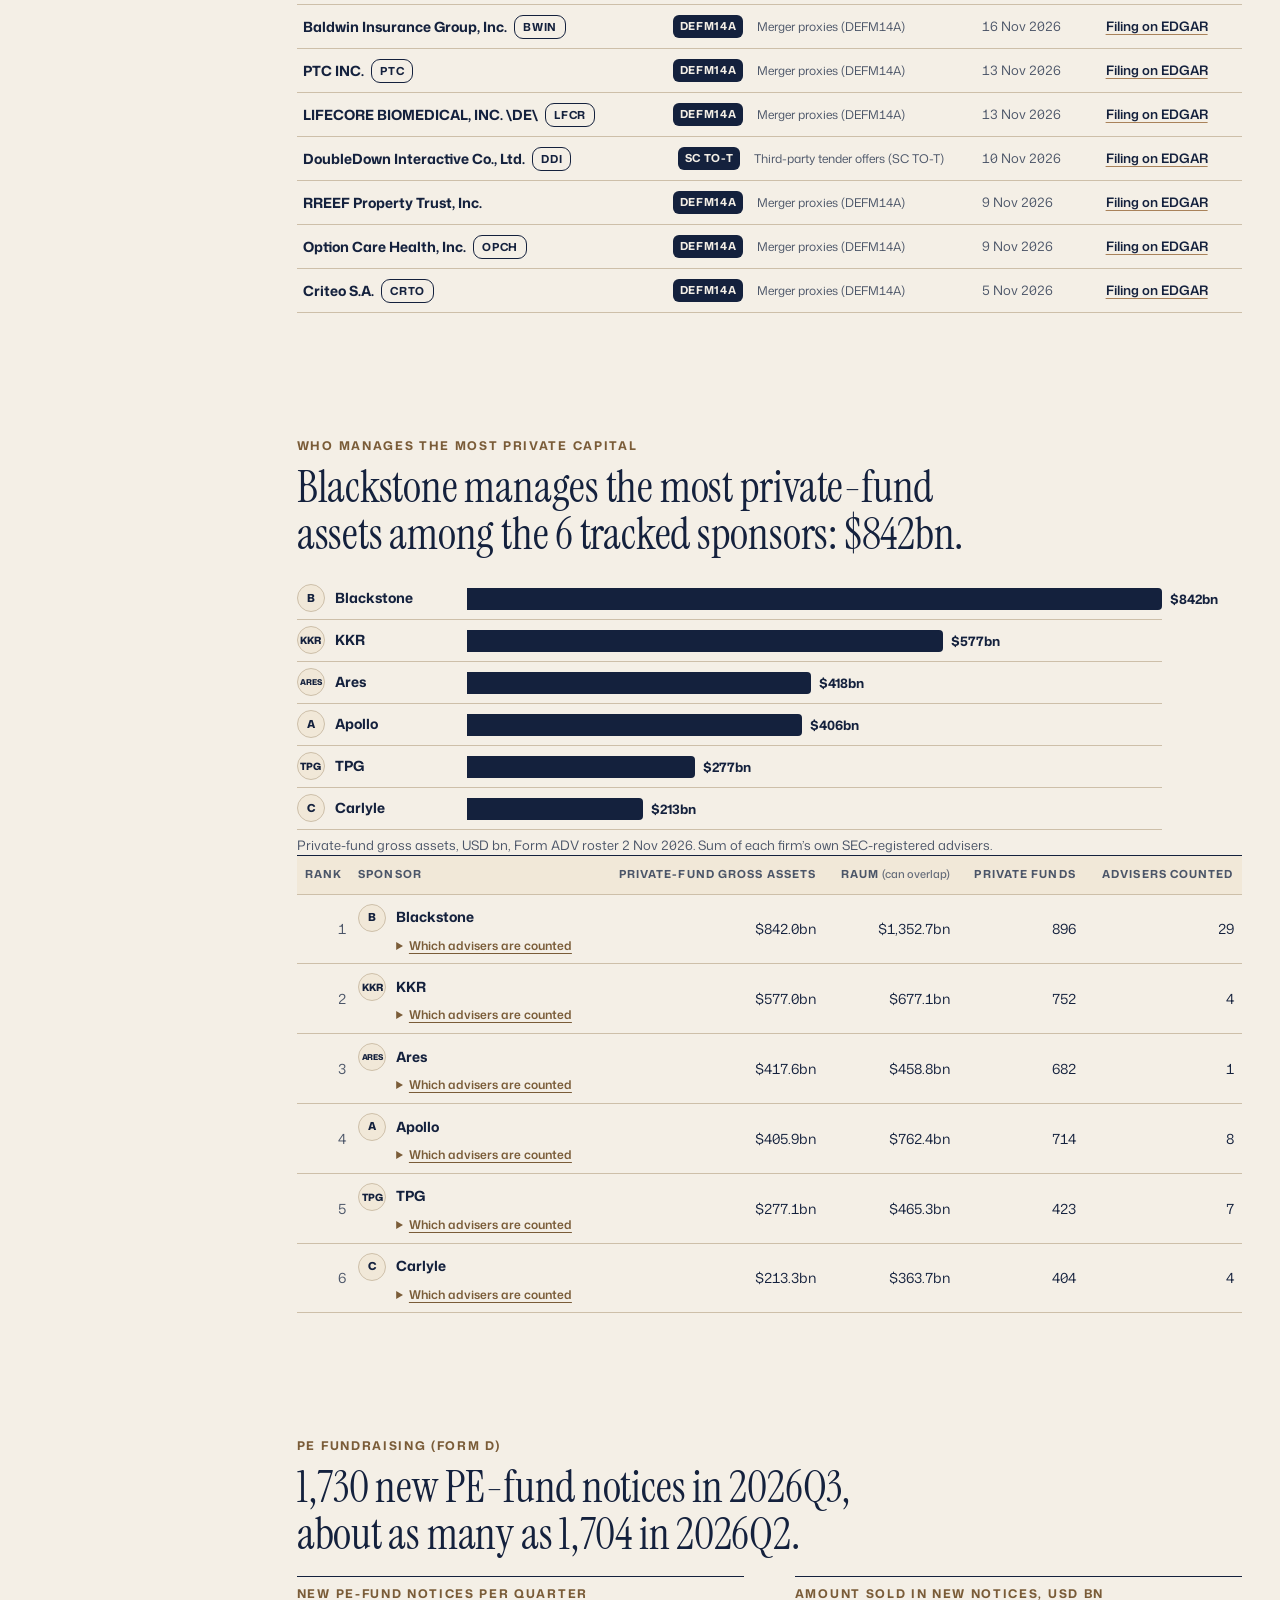
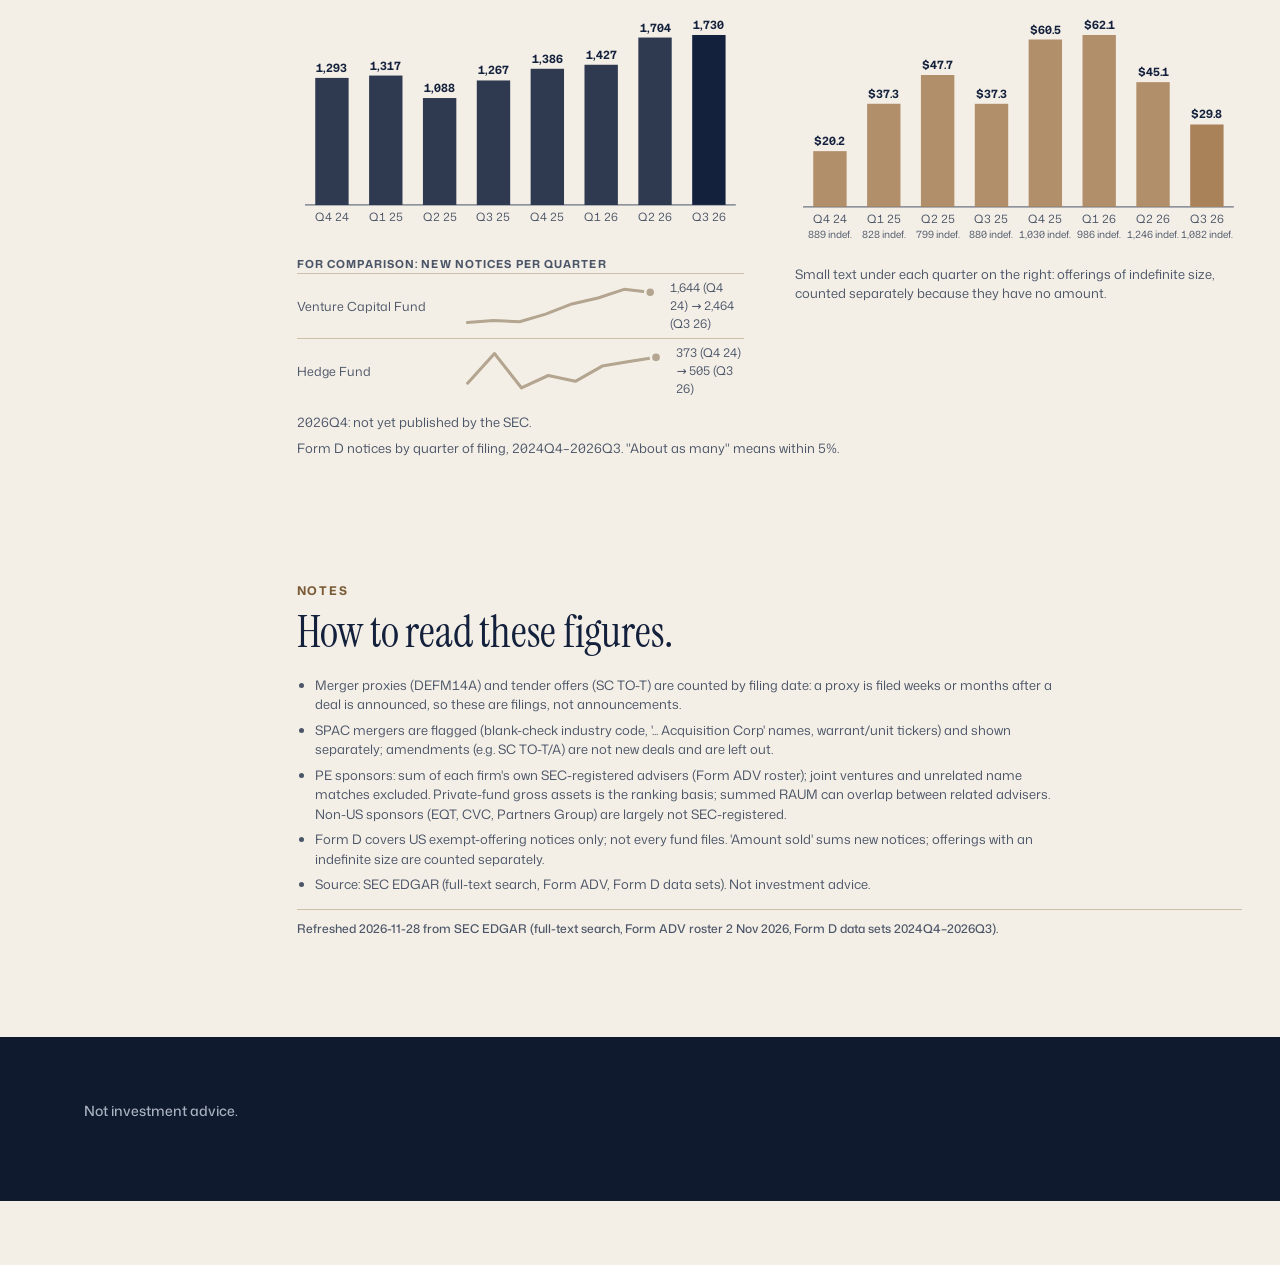
<file: v1/deals.html>
<!doctype html>
<html lang="en">
<head>
<meta charset="utf-8">
<meta name="viewport" content="width=device-width, initial-scale=1">
<title>The Deals Room · Asadbek Abdurashidov</title>
<meta name="robots" content="noindex">
<link rel="icon" href="assets/favicon.svg" type="image/svg+xml">
<link rel="preload" href="fonts/mona-sans-normal-latin.woff2" as="font" type="font/woff2" crossorigin>
<link rel="stylesheet" href="styles.css">
</head>
<body>
<div role="note" style="position:fixed;left:0;right:0;bottom:0;z-index:2147483000;background:#13213a;color:#f4efe6;font:500 15px/22px system-ui,sans-serif;padding:10px 20px;text-align:center;box-shadow:0 -1px 0 rgba(244,239,230,.25)">Previous version (v1) of the Lab, kept for comparison. It shows the same public data as the current Lab. <a href="../" style="color:#f4efe6;text-decoration:underline">Go to the current Lab</a></div>
<a class="skip" href="#main">Skip to the Deals room</a>

<header class="topbar">
  <a class="logo" href="https://aabdurashidov.ch" aria-label="Asadbek Abdurashidov, main site"><span class="l1">Asadbek</span><span class="l2">ABDURASHIDOV</span></a>
  <a class="seal-mark" href="https://aabdurashidov.ch" tabindex="-1" aria-hidden="true"><img src="assets/favicon.svg" alt="" width="34" height="34"></a>
  <div class="tb-right">
    <a class="pill" href="https://aabdurashidov.ch/cv.pdf"><svg viewBox="0 0 16 16" aria-hidden="true"><path d="M8 2v9m0 0-3.5-3.5M8 11l3.5-3.5M3 14h10" fill="none" stroke="currentColor" stroke-width="1.8" stroke-linecap="round"/></svg>CV</a>
    <button class="menu-btn" type="button" aria-expanded="false" aria-controls="menu" aria-label="Open menu"><span></span><span></span></button>
  </div>
</header>

<nav id="menu" aria-label="Rooms" hidden>
  <ul>
    <li><a href="https://aabdurashidov.ch">Main site</a></li>
    <li><a href="index.html">Markets</a></li>
    <li><a href="macro.html">Macro</a></li>
    <li><a href="deals.html" aria-current="page">Deals</a></li>
    <li><a href="company.html">Company</a></li>
  </ul>
</nav>

<main id="main" tabindex="-1">
  <section id="top" class="dark hero" aria-labelledby="h1">
    <div class="wrap">
      <p class="eyebrow" data-reveal>AUTOMATED &middot; SEC EDGAR &middot; FORM ADV &middot; FORM D</p>
      <h1 id="h1" class="display" data-reveal><span class="cap">THE DEALS</span> <span class="serif">ROOM</span></h1>
      <p id="finding" class="deck" data-reveal>&nbsp;</p>
      <div class="figures eq" id="figures" role="group" aria-label="Key figures" data-reveal></div>
    </div>
  </section>

  <div class="shell">
    <nav class="rail" aria-label="Rooms status"><ul id="rail"></ul></nav>

    <div class="content">
      <section id="flow" class="block" aria-labelledby="flow-title">
        <div data-reveal>
          <p class="eyebrow ink">DEAL FLOW</p>
          <h2 id="flow-title" class="statement"></h2>
          <ul class="legend" id="flow-legend" aria-label="Legend"></ul>
        </div>
        <div id="flow-wrap" class="chart-wrap" tabindex="0" role="group" aria-label="Monthly filings column chart. Use the left and right arrow keys to move between months, Escape to clear." aria-describedby="flow-alt">
          <svg id="flow-chart" focusable="false" aria-hidden="true"></svg>
          <div id="flow-tip" class="tip" role="presentation" hidden></div>
        </div>
        <p id="flow-alt" class="sr-only"></p>
        <div id="flow-live" class="sr-only" aria-live="polite"></div>
        <p class="unit" id="flow-unit"></p>
        <p class="offchart" id="flow-note"></p>

        <div class="latest" data-reveal>
          <h3 class="gh sm">LATEST <span class="serif">filings</span></h3>
          <ul class="filings" id="filings"></ul>
        </div>
      </section>

      <section id="sponsors" class="block" aria-labelledby="sp-title">
        <div data-reveal>
          <p class="eyebrow ink">WHO MANAGES THE MOST PRIVATE CAPITAL</p>
          <h2 id="sp-title" class="statement"></h2>
        </div>
        <ul class="sbars" id="sbars" aria-label="Private-fund gross assets by sponsor"></ul>
        <p class="unit" id="sp-unit"></p>
        <div class="table-scroll" tabindex="0" role="region" aria-label="Sponsor table, scrolls sideways on narrow screens">
          <table id="sp-table" class="sptable">
            <thead>
              <tr>
                <th scope="col" class="num">Rank</th>
                <th scope="col">Sponsor</th>
                <th scope="col" class="num">Private-fund gross assets</th>
                <th scope="col" class="num">RAUM <span class="th-note">(can overlap)</span></th>
                <th scope="col" class="num">Private funds</th>
                <th scope="col" class="num">Advisers counted</th>
              </tr>
            </thead>
            <tbody></tbody>
          </table>
        </div>
      </section>

      <section id="formd" class="block" aria-labelledby="fd-title">
        <div data-reveal>
          <p class="eyebrow ink">PE FUNDRAISING (FORM D)</p>
          <h2 id="fd-title" class="statement"></h2>
        </div>
        <div class="fd-panels" id="fd-panels"></div>
        <p class="offchart" id="fd-missing"></p>
        <p class="unit" id="fd-unit"></p>
      </section>

      <section id="notes-sec" class="block" aria-labelledby="nt-h">
        <div data-reveal>
          <p class="eyebrow ink">NOTES</p>
          <h2 id="nt-h" class="statement">How to read these figures.</h2>
        </div>
        <ul class="notes-list" id="dnotes"></ul>
        <p class="prov" id="prov"></p>
      </section>
    </div>
  </div>

  <section class="dark notes" aria-label="Notes">
    <div class="wrap">
      <p>Not investment advice.</p>
      <p id="error" class="error" role="alert" hidden></p>
    </div>
  </section>
</main>
<script src="v1compat.js"></script>
<script src="deals.js"></script>
<div aria-hidden="true" style="height:64px"></div>
</body>
</html>
</file>
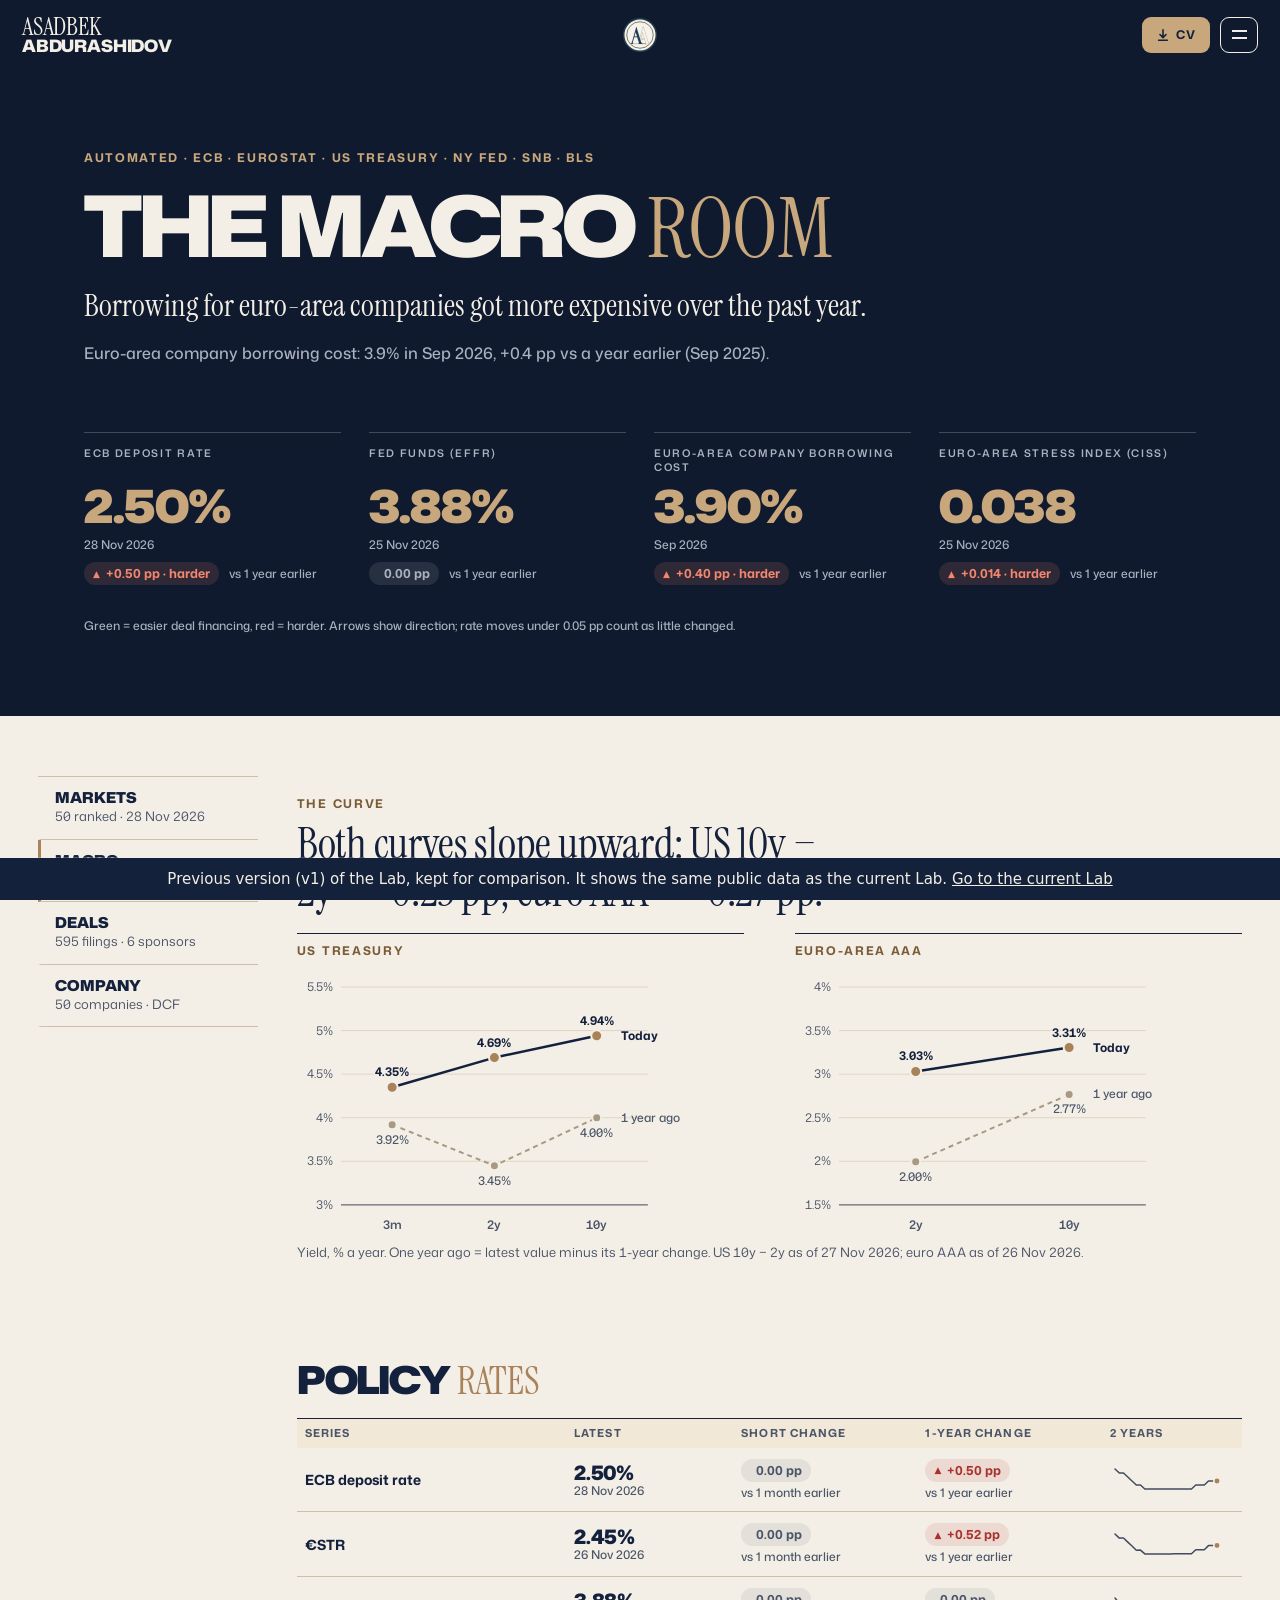
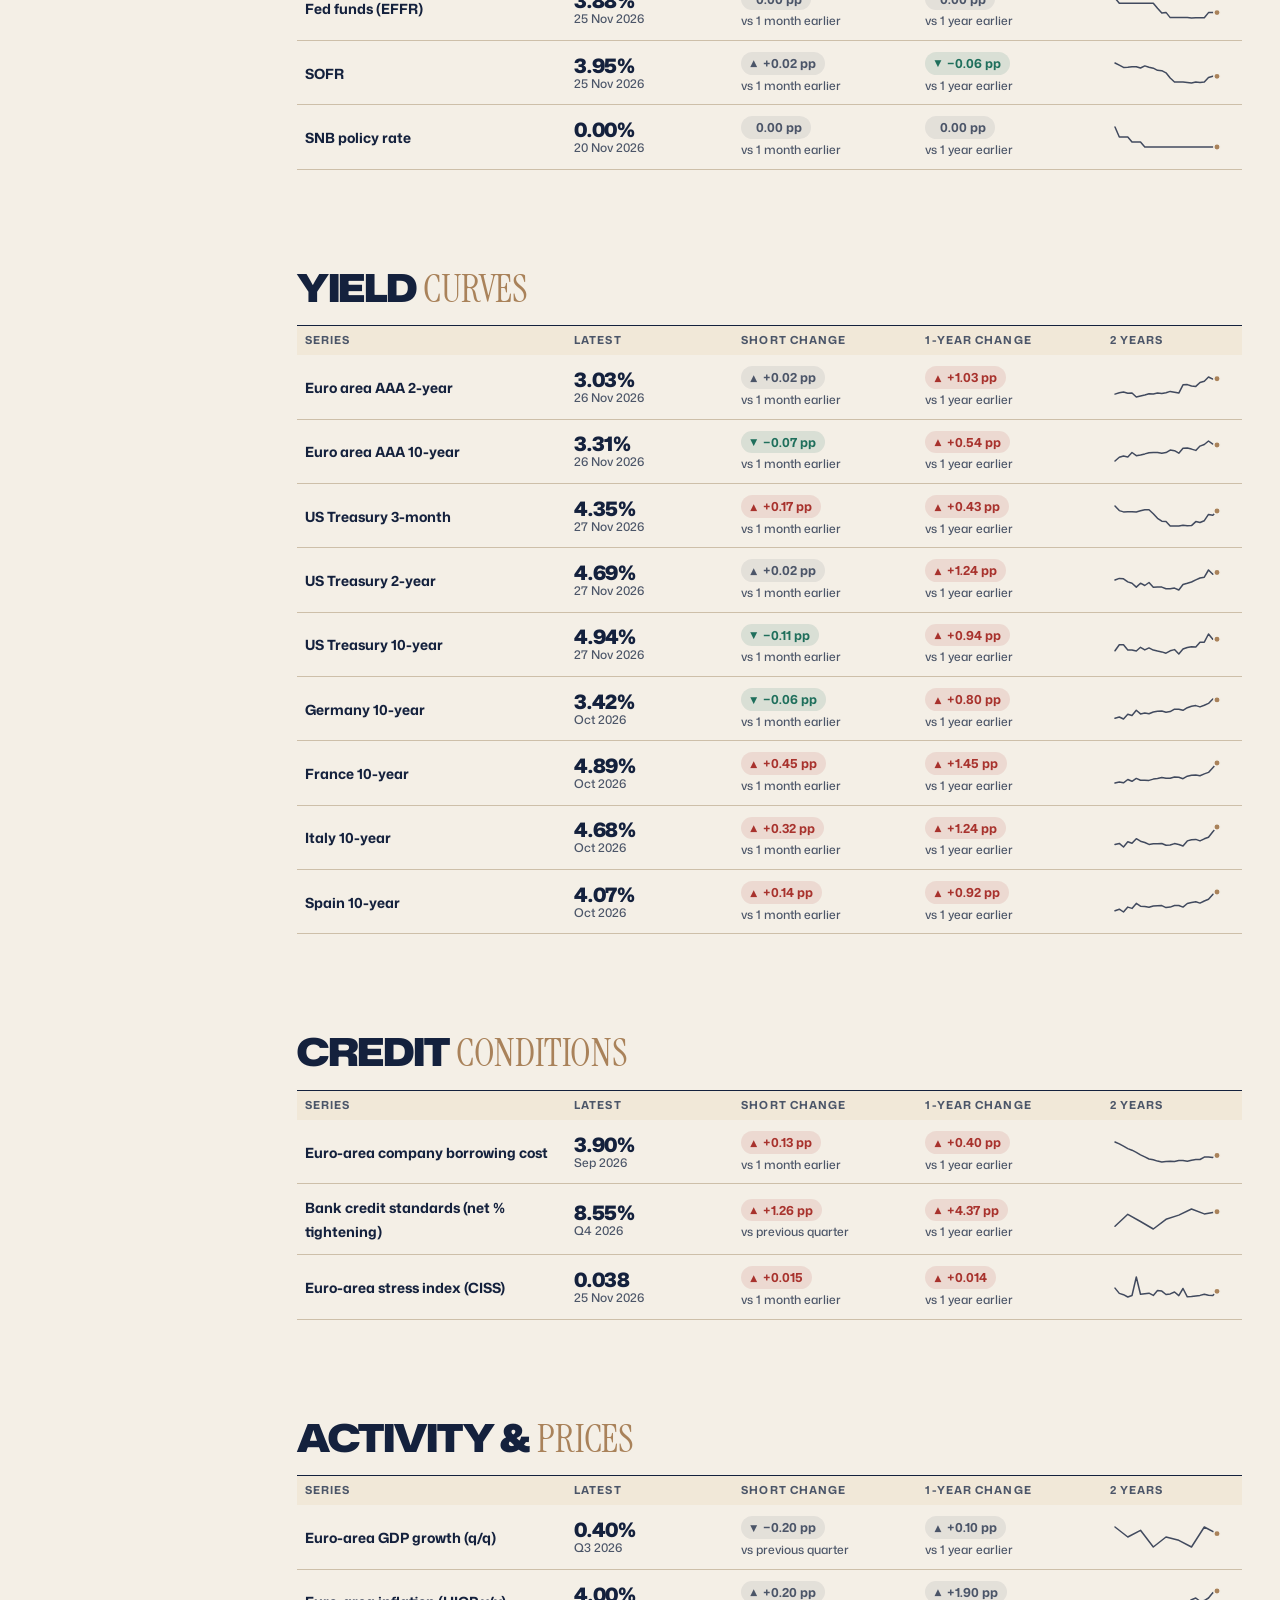
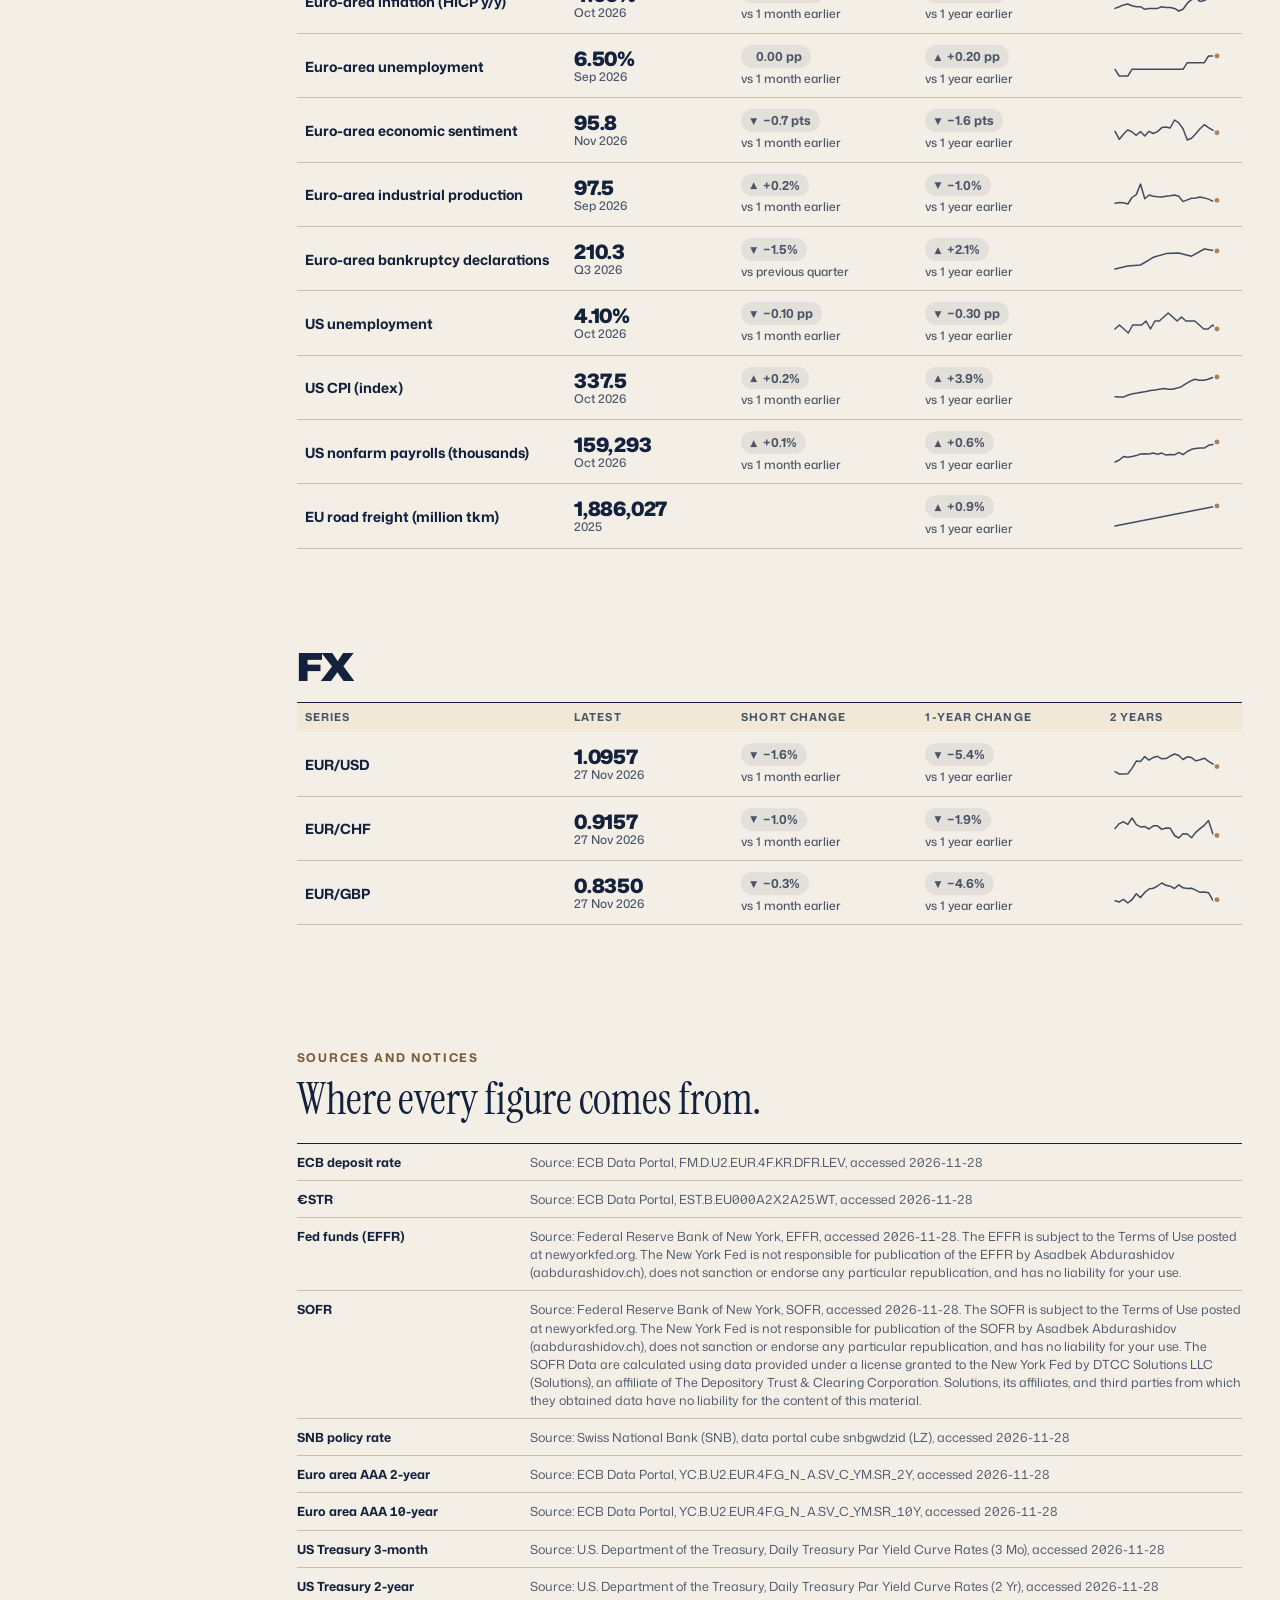
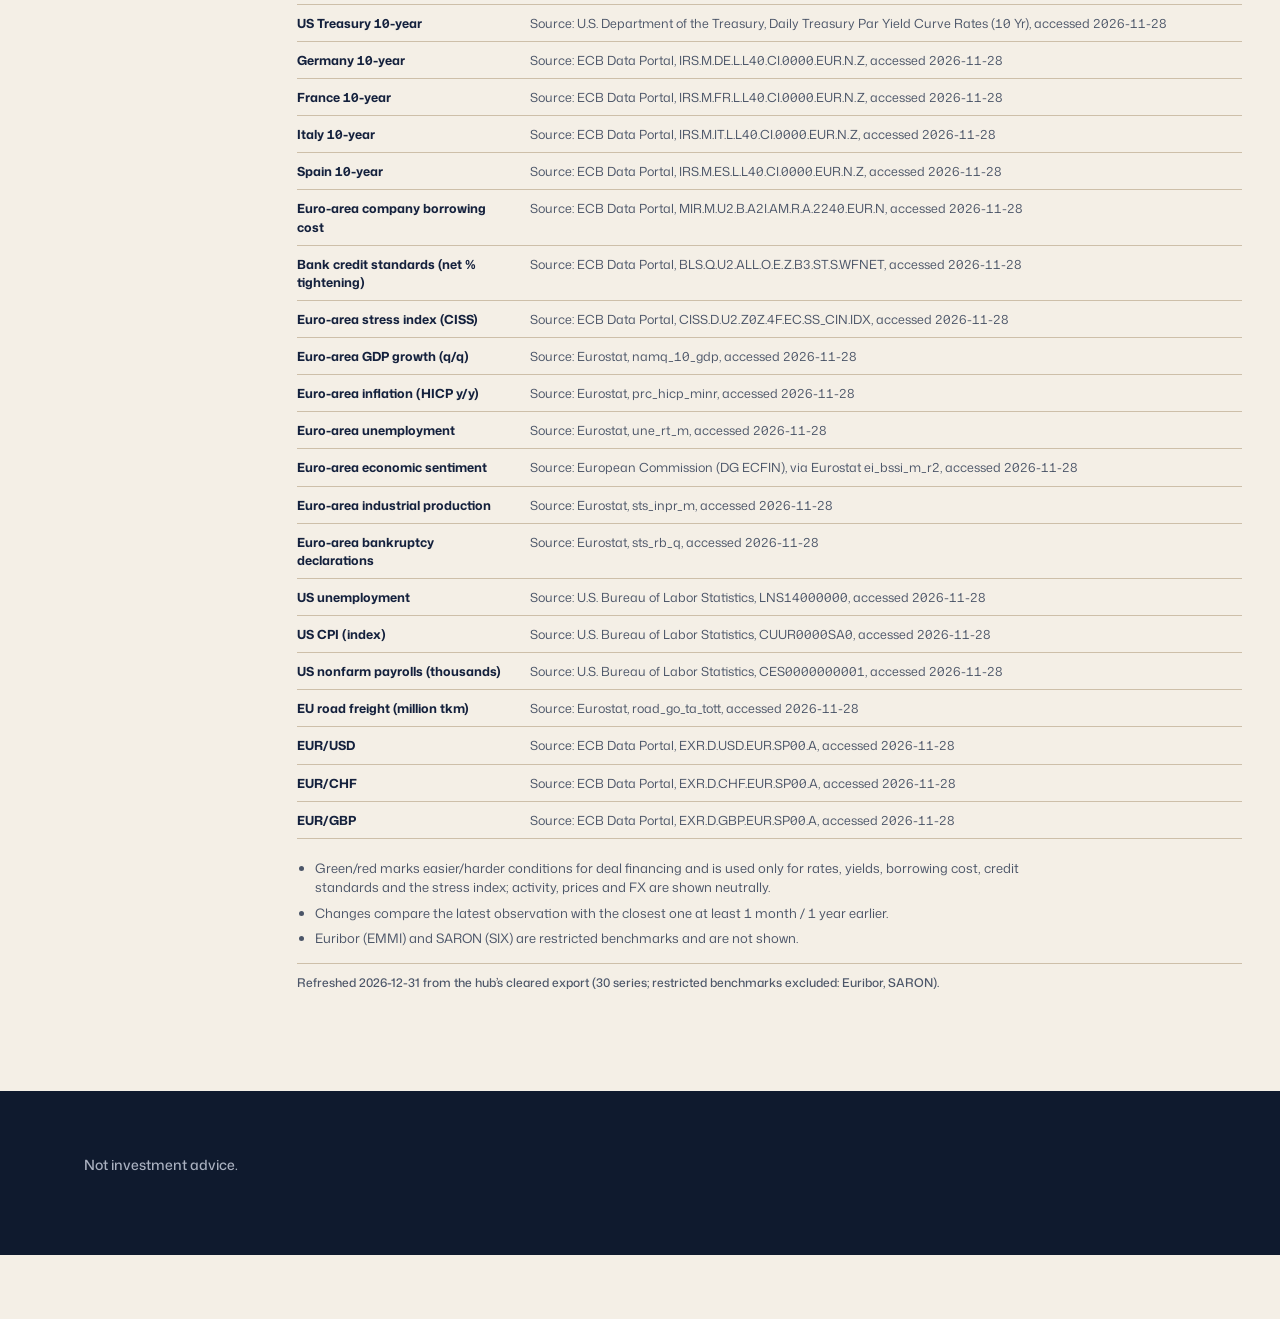
<file: v1/macro.html>
<!doctype html>
<html lang="en">
<head>
<meta charset="utf-8">
<meta name="viewport" content="width=device-width, initial-scale=1">
<title>The Macro Room · Asadbek Abdurashidov</title>
<meta name="robots" content="noindex">
<link rel="icon" href="assets/favicon.svg" type="image/svg+xml">
<link rel="preload" href="fonts/mona-sans-normal-latin.woff2" as="font" type="font/woff2" crossorigin>
<link rel="stylesheet" href="styles.css">
</head>
<body>
<div role="note" style="position:fixed;left:0;right:0;bottom:0;z-index:2147483000;background:#13213a;color:#f4efe6;font:500 15px/22px system-ui,sans-serif;padding:10px 20px;text-align:center;box-shadow:0 -1px 0 rgba(244,239,230,.25)">Previous version (v1) of the Lab, kept for comparison. It shows the same public data as the current Lab. <a href="../" style="color:#f4efe6;text-decoration:underline">Go to the current Lab</a></div>
<a class="skip" href="#main">Skip to the Macro room</a>

<header class="topbar">
  <a class="logo" href="https://aabdurashidov.ch" aria-label="Asadbek Abdurashidov, main site"><span class="l1">Asadbek</span><span class="l2">ABDURASHIDOV</span></a>
  <a class="seal-mark" href="https://aabdurashidov.ch" tabindex="-1" aria-hidden="true"><img src="assets/favicon.svg" alt="" width="34" height="34"></a>
  <div class="tb-right">
    <a class="pill" href="https://aabdurashidov.ch/cv.pdf"><svg viewBox="0 0 16 16" aria-hidden="true"><path d="M8 2v9m0 0-3.5-3.5M8 11l3.5-3.5M3 14h10" fill="none" stroke="currentColor" stroke-width="1.8" stroke-linecap="round"/></svg>CV</a>
    <button class="menu-btn" type="button" aria-expanded="false" aria-controls="menu" aria-label="Open menu"><span></span><span></span></button>
  </div>
</header>

<nav id="menu" aria-label="Rooms" hidden>
  <ul>
    <li><a href="https://aabdurashidov.ch">Main site</a></li>
    <li><a href="index.html">Markets</a></li>
    <li><a href="macro.html" aria-current="page">Macro</a></li>
    <li><a href="deals.html">Deals</a></li>
    <li><a href="company.html">Company</a></li>
  </ul>
</nav>

<main id="main" tabindex="-1">
  <section id="top" class="dark hero" aria-labelledby="h1">
    <div class="wrap">
      <p class="eyebrow" data-reveal>AUTOMATED &middot; ECB &middot; EUROSTAT &middot; US TREASURY &middot; NY FED &middot; SNB &middot; BLS</p>
      <h1 id="h1" class="display" data-reveal><span class="cap">THE MACRO</span> <span class="serif">ROOM</span></h1>
      <p id="finding" class="deck" data-reveal>&nbsp;</p>
      <p id="finding-detail" class="deck-detail" data-reveal></p>
      <div class="figures eq" id="figures" role="group" aria-label="Key figures" data-reveal></div>
      <p class="fig-legend" id="fig-legend" data-reveal></p>
    </div>
  </section>

  <div class="shell">
    <nav class="rail" aria-label="Rooms status"><ul id="rail"></ul></nav>

    <div class="content">
      <section id="curve" class="block" aria-labelledby="curve-title">
        <div data-reveal>
          <p class="eyebrow ink">THE CURVE</p>
          <h2 id="curve-title" class="statement"></h2>
        </div>
        <div class="curves" id="curves"></div>
        <p class="unit" id="curve-unit"></p>
      </section>

      <div id="groups"></div>

      <section id="sources" class="block" aria-labelledby="src-h">
        <div data-reveal>
          <p class="eyebrow ink">SOURCES AND NOTICES</p>
          <h2 id="src-h" class="statement">Where every figure comes from.</h2>
        </div>
        <ul class="credits" id="credits"></ul>
        <ul class="notes-list" id="mnotes"></ul>
        <p class="prov" id="prov"></p>
      </section>
    </div>
  </div>

  <section class="dark notes" aria-label="Notes">
    <div class="wrap">
      <p>Not investment advice.</p>
      <p id="error" class="error" role="alert" hidden></p>
    </div>
  </section>
</main>
<script src="v1compat.js"></script>
<script src="macro.js"></script>
<div aria-hidden="true" style="height:64px"></div>
</body>
</html>
</file>
<file: v1/styles.css>
@font-face{font-family:"Mona Sans";src:url("fonts/mona-sans-normal-latin.woff2") format("woff2");font-weight:200 900;font-stretch:75% 125%;font-style:normal;font-display:swap;unicode-range:U+0000-00FF,U+0131,U+0152-0153,U+02BB-02BC,U+02C6,U+02DA,U+02DC,U+2000-206F,U+2074,U+20AC,U+2122,U+2191,U+2193,U+2212,U+2215,U+FEFF,U+FFFD}
@font-face{font-family:"Mona Sans";src:url("fonts/mona-sans-normal-latin-ext.woff2") format("woff2");font-weight:200 900;font-stretch:75% 125%;font-style:normal;font-display:swap;unicode-range:U+0100-02BA,U+02BD-02C5,U+02C7-02CC,U+02CE-02D7,U+02DD-02FF,U+0304,U+0308,U+0329,U+1D00-1DBF,U+1E00-1E9F,U+1EF2-1EFF,U+2020,U+20A0-20AB,U+20AD-20C0,U+2113,U+2C60-2C7F,U+A720-A7FF}
@font-face{font-family:"Instrument Serif";src:url("fonts/instrument-serif-normal-latin.woff2") format("woff2");font-weight:400;font-style:normal;font-display:swap;unicode-range:U+0000-00FF,U+0131,U+0152-0153,U+02BB-02BC,U+02C6,U+02DA,U+02DC,U+2000-206F,U+2074,U+20AC,U+2122,U+2191,U+2193,U+2212,U+2215,U+FEFF,U+FFFD}
@font-face{font-family:"Instrument Serif";src:url("fonts/instrument-serif-normal-latin-ext.woff2") format("woff2");font-weight:400;font-style:normal;font-display:swap;unicode-range:U+0100-02BA,U+02BD-02C5,U+02C7-02CC,U+02CE-02D7,U+02DD-02FF,U+0304,U+0308,U+0329,U+1D00-1DBF,U+1E00-1E9F,U+1EF2-1EFF,U+2020,U+20A0-20AB,U+20AD-20C0,U+2113,U+2C60-2C7F,U+A720-A7FF}

:root{
  --bone:#f4efe6;--bone-2:#e4d6c1;--paper:#f1e8d8;--ink:#14213d;--ink-2:#4b5568;--moss:#0f1a2e;
  --accent:#a9825a;--accent-ink:#7a5c38;--accent-d:#c9a77c;--grey:#cdbfa9;--mute-d:#aab1c0;
  --sans:"Mona Sans",system-ui,-apple-system,"Segoe UI",sans-serif;
  --serif:"Instrument Serif",Georgia,serif;
  --out:cubic-bezier(.2,.7,.2,1);
  --bar:70px;
}
*{box-sizing:border-box}
html{-webkit-text-size-adjust:100%;scroll-padding-top:84px;background:var(--bone)}
body{margin:0;background:var(--bone);color:var(--ink);font:400 16px/1.5 var(--sans);font-variant-numeric:tabular-nums;-webkit-font-smoothing:antialiased}
a{color:inherit}
.sr-only{position:absolute;width:1px;height:1px;margin:-1px;padding:0;overflow:hidden;clip:rect(0 0 0 0);white-space:nowrap;border:0}
.skip{position:absolute;left:8px;top:-80px;background:var(--ink);color:var(--bone);padding:8px 12px;z-index:90}
.skip:focus{top:8px}
:focus-visible{outline:2px solid var(--ink);outline-offset:3px;border-radius:4px}
.dark :focus-visible,body.on-dark .topbar :focus-visible,#menu :focus-visible{outline-color:var(--bone)}
button{font:inherit;color:inherit}

/* ---------- top bar ---------- */
.topbar{position:fixed;inset:0 0 auto 0;z-index:50;height:var(--bar);display:grid;grid-template-columns:1fr auto 1fr;align-items:center;padding:0 22px;
  background:var(--bone);color:var(--ink);border-bottom:1px solid transparent;transition:background .5s,color .5s,border-color .5s}
body.on-dark .topbar{background:var(--moss);color:var(--bone)}
body:not(.on-dark) .topbar{border-bottom-color:var(--grey)}
.logo{display:grid;line-height:.86;text-decoration:none;justify-self:start}
.logo .l1{font:400 25px/.9 var(--serif);letter-spacing:-.01em;text-transform:uppercase}
.logo .l2{font:850 17px/.9 var(--sans);font-stretch:112%;letter-spacing:-.01em}
.seal-mark{justify-self:center;display:block;line-height:0}
.seal-mark img{display:block;width:34px;height:34px}
.tb-right{justify-self:end;display:flex;align-items:center;gap:10px}
.pill{display:inline-flex;align-items:center;gap:.5em;background:var(--ink);color:var(--bone);font:700 12px/1 var(--sans);letter-spacing:.08em;padding:11px 14px;border-radius:9px;text-decoration:none;transition:transform .3s var(--out),background .3s,color .3s}
.pill:hover{transform:translateY(-2px)}
.pill svg{width:14px;height:14px}
body.on-dark .topbar .pill{background:var(--accent-d);color:var(--ink)}
.menu-btn{width:38px;height:36px;border-radius:9px;border:1.5px solid currentColor;background:transparent;display:grid;place-content:center;gap:5px;cursor:pointer}
.menu-btn span{display:block;width:15px;height:1.6px;background:currentColor;transition:transform .35s var(--out)}
.menu-btn[aria-expanded="true"] span:first-child{transform:translateY(3.3px) rotate(45deg)}
.menu-btn[aria-expanded="true"] span:last-child{transform:translateY(-3.3px) rotate(-45deg)}
#menu{position:fixed;top:calc(var(--bar) - 2px);right:22px;z-index:60;background:var(--moss);color:var(--bone);border-radius:18px;padding:22px 26px;min-width:250px;box-shadow:0 24px 60px rgba(0,0,0,.35);transform-origin:top right;animation:mopen .45s var(--out)}
#menu[hidden]{display:none}
#menu ul{list-style:none;margin:0;padding:0;display:grid;gap:8px}
#menu li{font:850 24px/1.1 var(--sans);font-stretch:115%;text-transform:uppercase}
#menu a{text-decoration:none;transition:color .2s}
#menu a:hover{color:var(--accent-d)}
#menu a[aria-current="page"]{color:var(--accent-d)}
#menu li span{color:var(--mute-d)}
#menu em{font:400 15px/1 var(--serif);font-style:italic;text-transform:none;margin-left:6px;color:var(--mute-d)}
@keyframes mopen{from{opacity:0;transform:scale(.96)}to{opacity:1;transform:none}}

/* ---------- display type ---------- */
.eyebrow{margin:0;font:700 12px/1.2 var(--sans);letter-spacing:.14em;text-transform:uppercase;color:var(--accent-d)}
.eyebrow.ink{color:var(--accent-ink)}
.display{margin:0;font:900 clamp(40px,6.6vw,104px)/.9 var(--sans);font-stretch:125%;letter-spacing:-.04em;text-transform:uppercase}
.display .serif{font-family:var(--serif);font-weight:400;font-stretch:100%;letter-spacing:-.005em;color:var(--accent-d)}
.block .eyebrow+.display{margin-top:10px}
.display.sm{font-size:clamp(40px,5.2vw,84px)}
.block .display .serif{color:var(--accent)}

/* ---------- hero ---------- */
.dark{background:var(--moss);color:var(--bone)}
.wrap{max-width:1240px;margin:0 auto;padding:0 5vw}
.hero{padding:calc(var(--bar) + 9vh) 0 9vh}
.hero .wrap{display:grid;gap:22px}
.deck{margin:0;max-width:34em;font:400 clamp(22px,2.4vw,34px)/1.2 var(--serif);color:var(--bone);text-wrap:balance}
.figures{display:grid;grid-template-columns:1.5fr 1fr 1fr 1.15fr;gap:0 28px;margin-top:5vh}
.fig{position:relative;border-top:1px solid rgba(244,239,230,.22);padding:14px 0 6px;display:flex;flex-direction:column;gap:8px}
.fig .l{font:600 10.5px/1.3 var(--sans);letter-spacing:.16em;text-transform:uppercase;color:var(--mute-d);order:0;min-height:2.6em}
.fig .v{font:850 clamp(34px,3.4vw,48px)/1 var(--sans);font-stretch:115%;letter-spacing:-.02em;color:var(--bone);order:1}
.fig.big .v{font-weight:900;font-stretch:125%;font-size:clamp(60px,7.4vw,108px);letter-spacing:-.04em;color:var(--accent-d);line-height:.9}
.fig .sub{font:500 12px/1.3 var(--sans);color:var(--mute-d);order:2}
.fig[tabindex]{cursor:help}
.fig .ft{position:absolute;left:0;right:0;top:100%;z-index:5;background:var(--bone);color:var(--ink);padding:8px 10px;font-size:12px;line-height:1.4;visibility:hidden;border-radius:6px}
.fig:hover .ft,.fig:focus .ft{visibility:visible}

/* ---------- body shell + rail ---------- */
.shell{display:grid;grid-template-columns:220px minmax(0,1fr);max-width:1380px;margin:0 auto;padding:0 3vw;gap:0 3vw;align-items:start}
.rail{position:sticky;top:calc(var(--bar) + 24px);margin:60px 0}
.rail ul{list-style:none;margin:0;padding:0;border-top:1px solid var(--grey)}
.rail li{padding:12px 0 12px 14px;border-bottom:1px solid var(--grey);border-left:3px solid transparent}
.rail li[aria-current="page"]{border-left-color:var(--accent)}
.rail .room{display:block;font:850 15px/1.2 var(--sans);font-stretch:112%;text-transform:uppercase;letter-spacing:-.005em}
.rail .meta{display:block;font-size:13px;color:var(--ink-2)}
.rail li.soon .room{color:var(--ink-2);font-weight:700}
.rail li.soon .meta{font-style:italic}
.content{min-width:0}
.block{padding:9vh 0 5vh}
.statement{margin:10px 0 14px;font:400 clamp(28px,3.4vw,46px)/1.08 var(--serif);max-width:24em;letter-spacing:-.005em;text-wrap:balance}
.lede{margin:12px 0 22px;color:var(--ink-2);max-width:36em}

/* ---------- chart ---------- */
.legend{list-style:none;display:flex;flex-wrap:wrap;gap:4px 24px;margin:0 0 10px;padding:0;font-size:13px;color:var(--ink-2)}
.legend i{display:inline-block;width:10px;height:10px;border-radius:50%;margin-right:7px;vertical-align:-1px}
.legend i.k-ranked{background:var(--ink);opacity:.55}.legend i.k-assets{background:var(--accent)}.legend i.k-price{border:2px solid var(--accent)}
.chart-wrap{position:relative;width:100%}
.chart-wrap:focus-visible{outline-offset:4px}
#chart{display:block;width:100%;height:auto;overflow:visible}
#chart text{font-family:var(--sans);font-variant-numeric:tabular-nums}
.tip{position:absolute;z-index:10;pointer-events:none;width:max-content;max-width:300px;background:var(--bone);border:1px solid var(--ink);padding:10px 12px;font-size:13px;line-height:1.4}
.tip[hidden]{display:none}
.tip b{display:block;font-size:14px;margin-bottom:2px}
.tip dl{display:grid;grid-template-columns:auto 1fr;gap:1px 12px;margin:4px 0 0}
.tip dt{color:var(--ink-2)}
.tip dd{margin:0;text-align:right}
.tip p{margin:6px 0 0;color:var(--ink-2)}
.offchart{margin:10px 0 0;font-size:13px;color:var(--ink-2)}
.unit{margin:6px 0 0;font-size:13px;color:var(--ink-2)}
.prov{margin:14px 0 0;padding-top:10px;border-top:1px solid var(--grey);font:500 12px/1.5 var(--sans);color:var(--ink-2)}

/* ---------- table ---------- */
.table-scroll{position:relative;overflow-x:auto;border-top:1px solid var(--ink)}
table{border-collapse:collapse;width:100%;min-width:860px;font-size:14px}
th{background:var(--paper);text-align:left;font:700 11px/1.2 var(--sans);letter-spacing:.1em;text-transform:uppercase;padding:0;border-bottom:1px solid var(--grey);vertical-align:bottom;white-space:nowrap;color:var(--ink-2)}
th:not([data-sort]){padding:12px 12px}
th.num{text-align:right}
th[data-sort] button{background:none;border:0;cursor:pointer;font:inherit;letter-spacing:inherit;text-transform:inherit;color:inherit;padding:12px 12px;width:100%;text-align:inherit}
th[data-sort] button::after{content:"";display:inline-block;width:0;height:0;margin-left:6px;border:4px solid transparent;opacity:0;vertical-align:1px}
th[aria-sort="ascending"] button::after{border-bottom:5px solid currentColor;border-top:0;opacity:1}
th[aria-sort="descending"] button::after{border-top:5px solid currentColor;border-bottom:0;opacity:1}
th[aria-sort="ascending"],th[aria-sort="descending"]{color:var(--ink)}
th[data-sort] button:hover{color:var(--ink)}
td{padding:9px 12px;border-bottom:1px solid var(--grey);vertical-align:middle}
.num{text-align:right}
td.rk{color:var(--ink-2);width:56px}
td .sub{display:block;font-size:11px;color:var(--ink-2);line-height:1.2}
tbody tr{cursor:pointer;transition:background .2s}
tbody tr:hover,tbody tr.sel{background:var(--paper)}
.co-btn{display:flex;align-items:center;gap:10px;background:none;border:0;padding:2px 0;cursor:pointer;text-align:left;font:600 14px/1.25 var(--sans)}
.co-btn .nm{max-width:21em}
.chip{flex:none;border:1.5px solid var(--ink);border-radius:9px;padding:3px 8px;font:700 11px/1 var(--sans);letter-spacing:.08em}
.co-btn[aria-expanded="true"] .chip{background:var(--ink);color:var(--bone)}
.nil{color:var(--ink-2);cursor:help}
td.neg{color:var(--ink)}
.pill-b{display:inline-block;border:1px solid var(--accent-ink);color:var(--accent-ink);background:none;border-radius:999px;padding:1px 9px;margin:0 4px 2px 0;font-size:12px;line-height:1.5;white-space:nowrap;font-family:inherit}
button.pill-b{cursor:pointer}
button.pill-b:hover,button.pill-b[aria-expanded="true"]{background:var(--accent-ink);color:var(--bone)}
.pill-b.static{border-color:var(--ink-2);color:var(--ink-2)}
.pop{position:absolute;z-index:70;max-width:280px;background:var(--bone);border:1px solid var(--ink);padding:10px 12px;font-size:13px;line-height:1.4}
.pop[hidden]{display:none}

/* ---------- drill-down (Company Monitor style) ---------- */
.drill{margin:4vh 0 0;border-radius:18px;padding:5vh 3vw 4vh;scroll-margin-top:84px}
.drill[hidden]{display:none}
.drill-head{display:flex;justify-content:space-between;align-items:start;gap:20px;margin-bottom:26px}
.mon-name{margin:0;font:400 clamp(34px,3.6vw,56px)/1 var(--serif);color:var(--bone)}
.mon-name:focus{outline:none}
.mon-name:focus-visible{outline:2px solid var(--bone);outline-offset:6px}
.mon-fy{margin:10px 0 0;font:600 11px/1.3 var(--sans);letter-spacing:.14em;text-transform:uppercase;color:var(--mute-d)}
.close{background:transparent;border:1.5px solid rgba(244,239,230,.45);color:var(--bone);border-radius:9px;padding:9px 14px;font:700 12px/1 var(--sans);letter-spacing:.08em;text-transform:uppercase;cursor:pointer;flex:none}
.close:hover{background:var(--bone);color:var(--ink)}
.drill-body{display:grid;grid-template-columns:minmax(0,1.05fr) minmax(0,1.15fr) minmax(0,.95fr);gap:3vw;align-items:start}
.mon-kpis dl{display:grid;grid-template-columns:1fr 1fr;gap:16px 20px;margin:0}
.mon-kpis .k{border-top:1px solid rgba(244,239,230,.16);padding-top:10px;min-width:0}
.mon-kpis .k.big{grid-column:1/-1}
.mon-kpis dd{white-space:nowrap}
.mon-kpis dd.nc{white-space:normal}
.mon-kpis dt{font:600 10.5px/1.25 var(--sans);letter-spacing:.16em;text-transform:uppercase;color:var(--mute-d)}
.mon-kpis dd{margin:6px 0 0;font:850 clamp(22px,1.8vw,30px)/1.05 var(--sans);font-stretch:115%;letter-spacing:-.02em;color:var(--bone)}
.mon-kpis .k.big dd{font-size:clamp(40px,3.8vw,60px);color:var(--accent-d);font-weight:900;font-stretch:122%}
.mon-kpis dd.nc{font:500 14px/1.35 var(--sans);letter-spacing:0;color:var(--mute-d);font-stretch:100%}
.src{display:inline-block;margin-top:6px;font:600 11px/1 var(--sans);letter-spacing:.1em;text-transform:uppercase;color:var(--accent-d);text-decoration:underline;text-underline-offset:3px}
.mon-q{margin:18px 0 0;font:500 13px/1.45 var(--sans);color:#c9cfdb;border-left:2px solid var(--accent-d);padding-left:12px}
.empty-msg{margin:0;font:400 28px/1.15 var(--serif);color:var(--bone)}
.drill-body.empty{grid-template-columns:1fr 1fr}
.drill-body.empty .mon-chart{display:none}
.mon-chart svg{display:block;width:100%;height:auto;overflow:visible}
.mon-legend{display:flex;flex-wrap:wrap;gap:6px 14px;font:600 11px/1.3 var(--sans);letter-spacing:.08em;color:var(--mute-d);margin:12px 0 0;text-transform:uppercase}
.mon-legend span{display:inline-flex;align-items:center}
.mon-legend i{display:inline-block;width:12px;height:10px;margin-right:6px;vertical-align:-1px}
.lg-rev{border:1.5px solid var(--bone)}.lg-oi{background:var(--accent-d)}.lg-fcf{background:rgba(244,239,230,.82)}
.mon-k{margin:0 0 12px;font:700 10.5px/1 var(--sans);letter-spacing:.2em;color:var(--mute-d)}
.mon-filings ul{list-style:none;margin:0;padding:0}
.mon-filings li{display:grid;grid-template-columns:auto 1fr;gap:4px 12px;padding:12px 0;border-top:1px solid rgba(244,239,230,.14)}
.mon-filings .form{grid-row:span 2;align-self:start;font:700 11px/1 var(--sans);letter-spacing:.06em;color:var(--ink);background:var(--accent-d);border-radius:6px;padding:6px 7px}
.mon-filings a{font:500 14px/1.3 var(--sans);color:var(--bone);text-decoration:underline;text-decoration-color:rgba(244,239,230,.35);text-underline-offset:3px}
.mon-filings a:hover{text-decoration-color:var(--accent-d)}
.mon-filings time{font:500 12px/1.35 var(--sans);color:var(--mute-d)}
.dq{margin-top:26px}
.dqdl{display:grid;grid-template-columns:auto 1fr;gap:6px 14px;margin:0 0 14px;font-size:13px}
.dqdl dt{color:var(--mute-d)}
.dqdl dd{margin:0}
.dqb{list-style:none;margin:0;padding:0;display:grid;gap:8px;font:500 13px/1.4 var(--sans);color:#c9cfdb}
.dqb b{color:var(--accent-d);font-weight:700}
.mon-foot{margin:4vh 0 0;font:500 12px/1.5 var(--sans);color:#9aa3b5;border-top:1px solid rgba(244,239,230,.12);padding-top:14px}

/* ---------- exclusions ---------- */
.excl{list-style:none;margin:20px 0 0;padding:0;border-top:1px solid var(--ink)}
.excl li{display:grid;grid-template-columns:minmax(150px,1.1fr) 150px 3fr;gap:4px 20px;padding:10px 0;border-bottom:1px solid var(--grey);font-size:13px}
.excl .n{font-weight:700}
.excl .r{color:var(--accent-ink)}
.excl .w{color:var(--ink-2)}

/* ---------- notes ---------- */
.notes{padding:7vh 0 8vh;margin-top:6vh}
.notes p{margin:0 0 8px;max-width:60em;font:500 14px/1.5 var(--sans);color:var(--mute-d)}
.error{border-left:3px solid var(--accent-d);padding-left:12px;color:var(--bone)}

/* ---------- reveal ---------- */
.js [data-reveal]{opacity:0;transform:translateY(16px);transition:opacity .6s var(--out),transform .6s var(--out)}
.js [data-reveal].in{opacity:1;transform:none}

/* ---------- responsive ---------- */
@media (max-width:1100px){
  .drill-body{grid-template-columns:1fr 1fr}
  .mon-side{grid-column:1/-1}
}
@media (max-width:900px){
  .shell{display:block;padding:0 5vw}
  .rail{position:static;margin:24px 0 0;overflow-x:auto}
  .rail ul{display:flex;border-top:1px solid var(--grey)}
  .rail li{flex:none;min-width:150px;padding:10px 16px 10px 0;margin-right:16px;border-left:0;border-bottom:3px solid transparent}
  .rail li[aria-current="page"]{border-bottom-color:var(--accent)}
  .figures{grid-template-columns:1fr 1fr;gap:18px 20px}
  .fig.big{grid-column:1/-1}
  .block{padding:7vh 0 3vh}
}
@media (max-width:720px){
  .topbar{padding:0 14px}
  .logo .l1{font-size:21px}.logo .l2{font-size:14px}
  .seal-mark img{width:30px;height:30px}
  .pill{padding:10px 11px}
  #menu{right:14px}
  .drill-body,.drill-body.empty{grid-template-columns:1fr}
  .drill{padding:4vh 18px 3vh;border-radius:14px}
  .excl li{grid-template-columns:1fr}
  .display{font-size:clamp(40px,12vw,64px)}
}
@media (prefers-reduced-motion:reduce){
  *,*::before,*::after{transition:none!important;animation:none!important;scroll-behavior:auto!important}
  .js [data-reveal]{opacity:1;transform:none}
}
@media print{.topbar,.rail,#menu{display:none}}

.why{overflow-wrap:anywhere;margin:6px 0 0;font:500 12px/1.4 var(--sans);color:var(--mute-d);white-space:normal}
.mon-kpis .k .why{max-width:22em}
.mon-chart .why{margin-top:8px}

/* ======================= v3 ======================= */
/* Change colours (dataviz skill validator, run 8 Nov 2026).
   On --bone #f4efe6:  green #1f6f5c (text 5.26:1), red #a8322d (text 5.80:1).
     validate_palette.js "#1f6f5c,#a8322d" --mode light --surface "#f4efe6":
     contrast vs surface PASS; normal-vision floor PASS; CVD separation PASS (worst deutan dE 8.1, tritan 28.1);
     chroma floor FAIL (green reads muted, by design for Navy & Cashmere); no lightness band issue.
   On --moss #0f1a2e:  green #6fd3bc (text 9.71:1), red #f2866e (text 6.97:1).
     validate_palette.js "#6fd3bc,#f2866e" --mode dark --surface "#0f1a2e":
     contrast PASS; chroma floor PASS; CVD separation PASS (worst deutan dE 10.2, tritan 29.7);
     lightness band FAIL (light steps are required for AA text on a dark surface).
   Colour is never the only cue: every change carries an arrow (up/down triangle) and an explicit sign (+ or true minus). */
:root{--up:#1f6f5c;--down:#a8322d;--up-bg:rgba(31,111,92,.12);--down-bg:rgba(168,50,45,.11)}
.dark{--up:#6fd3bc;--down:#f2866e;--up-bg:rgba(111,211,188,.14);--down-bg:rgba(242,134,110,.14)}

/* logo badges */
.lg{flex:none;width:28px;height:28px;border-radius:50%;background:var(--paper);border:1px solid var(--grey);display:inline-grid;place-items:center;overflow:hidden}
.lg i{display:block;width:16px;height:16px;background:var(--ink);-webkit-mask:center/contain no-repeat;mask:center/contain no-repeat}
.lg .mono{font:800 10px/1 var(--sans);letter-spacing:-.01em;color:var(--ink)}
.lg .mono.l1,.lg .mono.l2{font-size:11px}.lg .mono.l4{font-size:8px;letter-spacing:-.03em}
.lg.big{width:48px;height:48px;background:#fff;border-color:transparent}
.lg.big i{width:28px;height:28px}
.lg.big .mono{font-size:15px}.lg.big .mono.l3{font-size:13px}.lg.big .mono.l4{font-size:11px}
.dark .lg{background:var(--paper)}
.drill-title{display:flex;align-items:center;gap:16px;min-width:0}
.drill-logo{display:inline-flex;flex:none}

/* change pills / signed values */
.chg,.sg{white-space:nowrap}
.chg{display:inline-flex;align-items:center;gap:4px;padding:2px 9px;border-radius:999px;font:700 12.5px/1.5 var(--sans)}
.chg.up{color:var(--up);background:var(--up-bg)}.chg.down{color:var(--down);background:var(--down-bg)}.chg.flat{color:var(--ink-2)}
.chg .ar,.sg .ar,.mv .ar,.gval .ar{font-size:.72em;margin-right:2px}
.sg.up{color:var(--up)}.sg.down{color:var(--down)}
.mv.neg{color:var(--down);font-weight:700}
.mbar{display:block;height:3px;margin:4px 0 0 auto;width:56px;border-radius:2px;background:rgba(20,33,61,.1);overflow:hidden}
.mbar i{display:block;height:100%;background:var(--ink);opacity:.45;border-radius:2px}
.mbar.neg i{background:var(--down);opacity:.9}
.co-btn .nm{max-width:18em}
.co-btn{gap:10px}
tbody tr:hover{background:var(--paper)}

/* leaders strip */
.leaders{list-style:none;margin:5vh 0 0;padding:18px 0 0;border-top:1px solid rgba(244,239,230,.22);display:flex;flex-wrap:wrap;gap:16px 44px}
.leaders[hidden]{display:none}
.leaders .lk{display:block;font:600 10.5px/1.3 var(--sans);letter-spacing:.16em;text-transform:uppercase;color:var(--mute-d);margin-bottom:8px}
.lrow{display:flex;align-items:center;gap:10px}
.lrow b{font:700 14px/1 var(--sans);letter-spacing:.08em}
.lrow .lv{font:850 22px/1 var(--sans);font-stretch:112%;letter-spacing:-.01em;color:var(--accent-d)}

/* drill: growth tag */
.mon-kpis .dd-row{display:flex;flex-wrap:wrap;align-items:center;gap:8px 14px;margin-top:6px}
.mon-kpis .dd-row dd{margin:0}
.mon-kpis .sg.up,.mon-kpis .sg.down{font-weight:850}

/* who grew, who shrank */
.legend i.k-up{background:var(--up);border-radius:2px}.legend i.k-down{background:var(--down);border-radius:2px}
.grow-chart{position:relative;padding:30px 96px 6px 0;margin-top:6px}
.glines{position:absolute;left:150px;right:96px;top:0;bottom:0;pointer-events:none}
.gl{position:absolute;top:22px;bottom:0;border-left:1px solid var(--grey)}
.gl.zero{border-left:1.5px solid var(--ink)}
.gl em{position:absolute;top:-20px;left:0;transform:translateX(-50%);font:600 11px/1 var(--sans);font-style:normal;color:var(--ink-2);white-space:nowrap}
.grows{list-style:none;margin:0;padding:0;position:relative}
.grow-row{display:grid;grid-template-columns:150px 1fr;align-items:center;width:100%;height:30px;padding:0;margin:0;background:none;border:0;text-align:left;cursor:pointer;border-radius:4px}
.grow-row:hover,.grow-row:focus-visible{background:rgba(20,33,61,.06)}
.gl-lab{display:flex;align-items:center;gap:8px;padding-left:2px}
.gl-lab .lg{width:24px;height:24px}.gl-lab .lg i{width:14px;height:14px}.gl-lab .mono{font-size:9px}
.gl-lab b{font:700 12px/1 var(--sans);letter-spacing:.08em}
.gl-plot{position:relative;height:30px;display:block}
.gbar{position:absolute;top:8px;height:14px}
.gbar.up{background:var(--up);border-radius:0 4px 4px 0}
.gbar.flat{background:var(--grey)}.gval.flat{color:var(--ink-2)}
.gbar.down{background:var(--down);border-radius:4px 0 0 4px}
.gbar .brk{position:absolute;top:-2px;bottom:-2px;right:5px;width:8px;font:700 16px/18px var(--sans);font-style:normal;color:var(--bone);text-align:center;overflow:hidden}
.gbar.down .brk{right:auto;left:5px}
.gval{position:absolute;top:50%;transform:translateY(-50%);padding:0 6px;font:700 12px/1 var(--sans);white-space:nowrap;color:var(--ink)}
.gval.down{transform:translate(-100%,-50%)}
.gval.up .ar{color:var(--up)}.gval.down .ar{color:var(--down)}
.grow-chart .tip{z-index:20}

/* notes credit */
.notes .credit{margin-top:14px;font-size:12px;color:#9aa3b5}

@media (max-width:720px){
  .grow-chart{padding-right:78px}
  .glines{left:96px;right:78px}
  .grow-row{grid-template-columns:96px 1fr}
  .gl-lab{gap:6px}.gl-lab b{font-size:11px;letter-spacing:.04em}
  .drill-title{gap:12px}.lg.big{width:40px;height:40px}.lg.big i{width:22px;height:22px}
  .leaders{gap:14px 28px}
  .co-btn .nm{max-width:11em}
}
/* v3 table fit */
td{padding:9px 8px}
th:not([data-sort]){padding:12px 8px}
th[data-sort] button{padding:12px 8px}
td.rk{width:40px;padding-right:4px}
.co-btn .nm{max-width:12.5em}
td.bd{min-width:118px}
.mbar{width:48px}
table{min-width:0}
@media (max-width:900px){table{min-width:860px}}
@media (max-width:720px){.gl em{font-size:10px}.glines .gl:nth-child(2) em,.glines .gl:nth-child(6) em{display:none}}

/* navigation: real links vs disabled rooms */
.rail a.rail-link{display:block;color:inherit;text-decoration:none;margin:-12px 0 -12px -14px;padding:12px 0 12px 14px;border-radius:0}
.rail li:not(.soon):not([aria-current]) a.rail-link:hover .room{text-decoration:underline;text-underline-offset:4px}
.rail li:not(.soon):not([aria-current]) a.rail-link:hover{background:var(--paper)}
.rail li.soon{cursor:default;opacity:.62}
.rail li.soon .room{text-decoration:none}
.rail li[aria-current="page"] .room{color:var(--ink)}
@media (max-width:900px){.rail a.rail-link{margin:-10px 0;padding:10px 16px 10px 0}}
#menu li[aria-disabled="true"]{cursor:default;opacity:.7}

/* ======================= macro room ======================= */
.deck-detail{margin:-6px 0 0;max-width:52em;font:500 16px/1.5 var(--sans);color:var(--mute-d)}
.figures.eq{grid-template-columns:repeat(4,1fr)}
.figures.eq .fig .v{font-size:clamp(34px,3.6vw,52px);color:var(--accent-d);font-weight:900;font-stretch:118%}
.fig .pillrow{display:flex;flex-wrap:wrap;align-items:center;gap:6px 10px;order:3;margin-top:2px}
.fig .pillrow .sub{order:0}
.fig-legend{margin:4px 0 0;font:500 12px/1.5 var(--sans);color:var(--mute-d)}
.chg.flat{background:rgba(20,33,61,.07)}
.dark .chg.flat{background:rgba(244,239,230,.1);color:var(--mute-d)}
.curves{display:grid;grid-template-columns:1fr 1fr;gap:28px 4vw;margin-top:18px}
.curve{margin:0;min-width:0}
.curve figcaption{font:700 12px/1.2 var(--sans);letter-spacing:.14em;text-transform:uppercase;color:var(--accent-ink);margin:0 0 8px;padding-top:10px;border-top:1px solid var(--ink)}
.curve-plot svg{display:block;width:100%;height:auto;overflow:visible}
.curve-plot text{font-family:var(--sans);font-variant-numeric:tabular-nums}
.gh{margin:0 0 18px;font:900 clamp(26px,3vw,40px)/.95 var(--sans);font-stretch:122%;letter-spacing:-.03em;text-transform:uppercase}
.gh .serif{font-family:var(--serif);font-weight:400;font-stretch:100%;color:var(--accent);letter-spacing:-.005em}
.grp{padding-top:6vh}
.rcols,.row{display:grid;grid-template-columns:minmax(170px,1.5fr) minmax(120px,.9fr) minmax(130px,1fr) minmax(130px,1fr) 124px;gap:0 14px;align-items:center}
.rcols{padding:8px 8px;border-top:1px solid var(--ink);background:var(--paper);font:700 11px/1.2 var(--sans);letter-spacing:.1em;text-transform:uppercase;color:var(--ink-2)}
.rows{list-style:none;margin:0;padding:0}
.row{position:relative;padding:11px 8px;border-bottom:1px solid var(--grey);min-height:58px}
.row:hover,.row:focus-visible{background:var(--paper)}
.r-lab b{font:700 14px/1.3 var(--sans)}
.rv{display:block;font:850 20px/1.1 var(--sans);font-stretch:108%;letter-spacing:-.01em}
.rp{display:block;font:500 12px/1.3 var(--sans);color:var(--ink-2)}
.r-cs,.r-c1{display:flex;flex-direction:column;align-items:flex-start;gap:3px}
.r-sp svg{display:block}
.r-tip{position:absolute;left:8px;top:calc(100% - 4px);z-index:30;width:min(520px,calc(100% - 16px));background:var(--bone);border:1px solid var(--ink);padding:10px 12px;font:500 12px/1.45 var(--sans);display:none;pointer-events:none}
.r-tip b{display:block;font-size:13px;margin-bottom:3px}
.row:hover .r-tip,.row:focus .r-tip,.row:focus-visible .r-tip{display:block}
.credits{list-style:none;margin:20px 0 0;padding:0;border-top:1px solid var(--ink)}
.credits li{display:grid;grid-template-columns:minmax(150px,.9fr) 3fr;gap:4px 20px;padding:9px 0;border-bottom:1px solid var(--grey);font-size:12.5px;line-height:1.45}
.credits b{font-weight:700}
.credits span{color:var(--ink-2)}
.notes-list{margin:20px 0 0;padding-left:18px;font-size:13px;color:var(--ink-2);max-width:60em}
.notes-list li{margin:0 0 6px}
@media (max-width:1100px){.rcols,.row{grid-template-columns:minmax(150px,1.3fr) minmax(110px,.9fr) minmax(120px,1fr) minmax(120px,1fr) 112px}}
@media (max-width:900px){
  .figures.eq{grid-template-columns:1fr 1fr}
  .curves{grid-template-columns:1fr}
}
@media (max-width:720px){
  .rcols{display:none}
  .grp .rows{border-top:1px solid var(--ink)}
  .row{grid-template-columns:1fr auto;grid-template-areas:"lab sp" "val sp" "cs c1";gap:6px 12px;padding:12px 4px}
  .r-lab{grid-area:lab}.r-val{grid-area:val}.r-sp{grid-area:sp;align-self:center}.r-cs{grid-area:cs}.r-c1{grid-area:c1}
  .r-cs:empty{display:none}
  .credits li{grid-template-columns:1fr}
  .r-tip{display:none!important}
}

/* ======================= deals room ======================= */
.legend i.k-p{background:var(--ink);border-radius:2px}.legend i.k-t{background:var(--accent);border-radius:2px}.legend i.k-s{background:#b3a58f;border-radius:2px}
.legend i.k-h{border-radius:2px;background:repeating-linear-gradient(45deg,var(--ink) 0 2px,var(--bone) 2px 5px);border:1px solid var(--ink)}
.latest{margin-top:7vh}
.gh.sm{font-size:clamp(22px,2.4vw,30px)}
.filings{list-style:none;margin:0;padding:0;border-top:1px solid var(--ink)}
.filings li{display:grid;grid-template-columns:minmax(200px,2.2fr) auto minmax(150px,1.3fr) 110px 130px;gap:6px 14px;align-items:center;padding:10px 6px;border-bottom:1px solid var(--grey);font-size:14px}
.filings li:hover{background:var(--paper)}
.f-name{font-weight:700}
.f-name .chip{margin-left:4px;vertical-align:1px}
.form-b{justify-self:start;font:700 11px/1 var(--sans);letter-spacing:.06em;background:var(--ink);color:var(--bone);border-radius:6px;padding:6px 7px}
.f-lab{font-size:12px;color:var(--ink-2)}
.filings time{font-size:13px;color:var(--ink-2)}
.filings a{font-weight:600;font-size:13px;text-underline-offset:3px;text-decoration-color:var(--accent)}
.filings a:hover{text-decoration-color:var(--ink)}
.sbars{list-style:none;margin:20px 0 0;padding:0 80px 0 0}
.srow{display:grid;grid-template-columns:170px 1fr;align-items:center;height:42px;border-bottom:1px solid var(--grey)}
.sr-lab{display:flex;align-items:center;gap:10px}
.sr-lab b{font:700 14px/1 var(--sans)}
.sr-plot{position:relative;display:block;height:100%}
.sbar{position:absolute;left:0;top:10px;height:22px;background:var(--ink);border-radius:0 4px 4px 0}
.sval{position:absolute;left:100%;top:50%;transform:translateY(-50%);padding-left:8px;font:700 13px/1 var(--sans);white-space:nowrap;color:var(--ink)}
.sptable{min-width:0}
.th-note{font-weight:500;letter-spacing:0;text-transform:none;opacity:.85}
.sp-name{display:flex;align-items:center;gap:10px}
.sp-name b{font:700 14px/1.2 var(--sans)}
.sp-note{margin:6px 0 0 38px}
.sp-note summary{cursor:pointer;font:600 12px/1.4 var(--sans);color:var(--accent-ink);text-decoration:underline;text-underline-offset:3px;width:max-content}
.sp-note p{margin:6px 0 0;max-width:34em;font:500 12.5px/1.45 var(--sans);color:var(--ink-2)}
.fd-panels{display:grid;grid-template-columns:1fr 1fr;gap:28px 4vw;margin-top:18px}
.fdp .offchart{margin-top:6px}
.ctx{list-style:none;margin:14px 0 0;padding:0;font-size:12.5px;color:var(--ink-2)}
.ctx li{display:flex;align-items:center;gap:12px;padding:5px 0;border-top:1px solid var(--grey)}
.ctx .ctx-h{display:block;font:700 11px/1.2 var(--sans);letter-spacing:.1em;text-transform:uppercase;border-top:0;padding-bottom:2px}
.ctx .cl{flex:0 0 150px}
.ctx .cv{font-size:12px}
@media (max-width:1000px){.filings li{grid-template-columns:minmax(0,1fr) auto 130px;grid-template-areas:"n b a" "l l d"}}
@media (max-width:900px){.fd-panels{grid-template-columns:1fr}}
@media (max-width:720px){
  .filings li{grid-template-columns:1fr auto;grid-template-areas:none;gap:6px 10px}
  .filings .f-lab{grid-column:1/-1}
  .sbars{padding-right:64px}
  .srow{grid-template-columns:120px 1fr}
  .sr-lab{gap:8px}.sr-lab b{font-size:13px}
  .ctx li{flex-wrap:wrap}.ctx .cl{flex-basis:100%}
}
#flow-chart text,.fdp svg text{font-family:var(--sans);font-variant-numeric:tabular-nums}
.fdp svg{display:block;width:100%;height:auto}
.drill-open{display:inline-block;margin-top:12px;font:600 13px/1.3 var(--sans);color:var(--accent-d);text-decoration:underline;text-underline-offset:4px;text-decoration-color:rgba(201,167,124,.55)}
.drill-open:hover{text-decoration-color:var(--accent-d)}

/* ======================= company room ======================= */
.co-pick{display:flex;align-items:center;flex-wrap:wrap;gap:8px 14px}
.co-pick label{font:700 11px/1.2 var(--sans);letter-spacing:.16em;text-transform:uppercase;color:var(--mute-d)}
.co-pick select{font:600 15px/1.3 var(--sans);color:var(--bone);background:rgba(244,239,230,.08);border:1.5px solid rgba(244,239,230,.45);border-radius:9px;padding:10px 12px;min-width:0;max-width:100%;width:min(100%,420px)}
.co-pick select option{color:var(--ink);background:var(--bone)}
.priv{display:inline-block;margin-left:14px;padding:4px 10px;border:1px solid var(--accent-d);border-radius:999px;font:700 11px/1.2 var(--sans);letter-spacing:.1em;color:var(--accent-d);vertical-align:1px}
.co-title{margin:0;display:flex;align-items:center;flex-wrap:wrap;gap:6px 16px;font:900 clamp(30px,4.6vw,68px)/1 var(--sans);font-stretch:122%;letter-spacing:-.03em;text-transform:uppercase}
.co-title .co-logo{display:inline-flex}
.co-title .co-name{min-width:0;overflow-wrap:anywhere}
.co-title .co-sep{color:var(--accent-d)}
.co-title .co-tk{font:400 1em/1 var(--serif);font-stretch:100%;letter-spacing:-.005em;color:var(--accent-d);text-transform:none}
.figures.eq .fig .v.nc,.figures.eq .fig .v.nil{color:var(--mute-d);font-weight:700}
.fig .sub{overflow-wrap:anywhere}
.disc{margin:10px 0 0;font:500 13px/1.5 var(--sans);color:var(--ink-2);max-width:48em}
.disc.strong{font-weight:700;color:var(--ink);margin-top:18px}
.caveats{list-style:none;margin:8px 0 0;padding:0;font:600 13px/1.45 var(--sans);color:var(--accent-ink);max-width:56em}
.caveats li{margin:0 0 4px}
.det{margin-top:16px;border-top:1px solid var(--grey);padding-top:10px}
.det summary{cursor:pointer;font:600 13px/1.4 var(--sans);color:var(--accent-ink);text-decoration:underline;text-underline-offset:3px;width:max-content;max-width:100%}
.det .table-scroll{margin-top:10px}
.dtable{min-width:0;font-size:13px}
.dtable th[scope=row]{background:none;text-transform:none;letter-spacing:0;font:600 13px/1.3 var(--sans);padding:9px 12px}
.dtable td,.dtable th{vertical-align:top}
@media (max-width:900px){.dtable{min-width:640px}}
.src-l{list-style:none;margin:0;padding:0}
.src-l li{margin:0 0 4px;color:var(--ink-2)}
.src-l code{font:500 12px/1.3 ui-monospace,Consolas,monospace;color:var(--ink);overflow-wrap:anywhere}
.etiles{display:grid;grid-template-columns:repeat(5,minmax(0,1fr));gap:16px 22px;margin:18px 0 0}
.et{border-top:1px solid var(--ink);padding-top:10px;display:flex;flex-direction:column;gap:6px;min-width:0}
.etl{font:700 10.5px/1.3 var(--sans);letter-spacing:.14em;text-transform:uppercase;color:var(--ink-2)}
.etv{font:850 clamp(26px,2.4vw,34px)/1.05 var(--sans);font-stretch:112%;letter-spacing:-.02em;color:var(--ink)}
.etv.nc,.etv.nil{color:var(--ink-2)}
.ets{font:500 12.5px/1.4 var(--sans);color:var(--ink-2);overflow-wrap:anywhere}
.ets.partial{color:var(--accent-ink);font-weight:700}
.ets.egr .chg{margin-right:4px}
.pairs{display:grid;grid-template-columns:repeat(3,minmax(0,1fr));gap:24px 3vw;margin-top:44px}
.pair{margin:0;min-width:0}
.pair figcaption{font:700 12px/1.2 var(--sans);letter-spacing:.14em;text-transform:uppercase;color:var(--accent-ink);margin:0 0 6px}
.chart-wrap svg text{font-family:var(--sans);font-variant-numeric:tabular-nums}
.pair-na,.pair-note{margin:8px 0 0;font-size:13px;color:var(--ink-2)}
.chart-wrap svg{display:block;max-width:100%;overflow:visible}
.dcf-grid{display:grid;grid-template-columns:minmax(0,.9fr) minmax(0,1.3fr);gap:28px 4vw;margin-top:22px;align-items:start}
.ctls{border-top:1px solid var(--ink);padding-top:14px}
.ctl{margin:0 0 20px}
.ctl-top{display:flex;justify-content:space-between;align-items:baseline;gap:12px}
.ctl label{font:700 13px/1.3 var(--sans)}
.ctl output{font:850 20px/1 var(--sans);font-stretch:108%;color:var(--ink)}
.ctl-def{margin:4px 0 0;font:500 12px/1.4 var(--sans);color:var(--ink-2)}
.ctl input[type=range]{-webkit-appearance:none;appearance:none;display:block;width:100%;height:28px;margin:6px 0 0;background:transparent;cursor:pointer}
.ctl input[type=range]::-webkit-slider-runnable-track{height:2px;background:var(--ink)}
.ctl input[type=range]::-moz-range-track{height:2px;background:var(--ink)}
.ctl input[type=range]::-webkit-slider-thumb{-webkit-appearance:none;width:20px;height:20px;margin-top:-9px;border-radius:50%;background:var(--accent);border:3px solid var(--ink)}
.ctl input[type=range]::-moz-range-thumb{width:14px;height:14px;border-radius:50%;background:var(--accent);border:3px solid var(--ink)}
.btn{background:transparent;border:1.5px solid var(--ink);color:var(--ink);border-radius:9px;padding:10px 16px;font:700 13px/1 var(--sans);cursor:pointer}
.btn:hover{background:var(--ink);color:var(--bone)}
.rangeblk{margin:0 0 22px;min-width:0}
.rangeblk .gh{margin-bottom:6px}
.revbig{display:grid;grid-template-columns:auto minmax(0,1fr);gap:18px 40px;align-items:end;margin-top:18px;border-top:1px solid var(--ink);padding-top:20px}
.rv-n{margin:0;font:900 clamp(60px,8vw,112px)/.9 var(--sans);font-stretch:125%;letter-spacing:-.04em;color:var(--accent-ink)}
.rv-k{margin:0 0 8px;font:500 15px/1.5 var(--sans);color:var(--ink);max-width:36em}
.rv-c{margin:0;font:700 15px/1.4 var(--sans);color:var(--ink)}
.gtable{min-width:0;table-layout:fixed;font-size:14px}
.gtable th,.gtable td{padding:10px 8px;text-align:right}
.gtable thead th{background:var(--paper);vertical-align:bottom}
.gtable th b{display:block;font:700 13px/1.2 var(--sans);letter-spacing:0;text-transform:none}
.gtable th span{display:block;font:500 11px/1.3 var(--sans);letter-spacing:0;text-transform:none;color:var(--ink-2)}
.gtable tbody th{background:none;text-align:left;border-bottom:1px solid var(--grey);padding:10px 8px}
.gtable th.corner{text-align:left;width:22%}
.gtable td{border-bottom:1px solid var(--grey);font:700 15px/1.2 var(--sans)}
.gtable .gt{display:block;font:700 11px/1.3 var(--sans);color:var(--accent-ink)}
.gtable td.ctr{background:var(--ink);color:var(--bone)}
.gtable td.near{outline:2.5px solid var(--accent);outline-offset:-3px}
.gtable td.near.ctr .gt{color:var(--accent-d)}
.gtable th.ctr-h b{text-decoration:underline;text-underline-offset:3px}
@media (max-width:900px){
  .etiles{grid-template-columns:repeat(2,minmax(0,1fr))}
  .pairs{grid-template-columns:1fr}
  .dcf-grid{grid-template-columns:1fr}
  .revbig{grid-template-columns:1fr}
}
@media (max-width:720px){
  .gtable th,.gtable td{padding:8px 3px}
  .gtable td{font-size:12px}
  .gtable th b{font-size:11.5px}
  .gtable th span{font-size:10px}
  .gtable .gt{font-size:9.5px}
  .priv{margin:8px 0 0 0}
}
.pair-na,.pair-note,.offchart,.unit,.disc,.ctl-def,.rv-k{overflow-wrap:anywhere}
</file>
